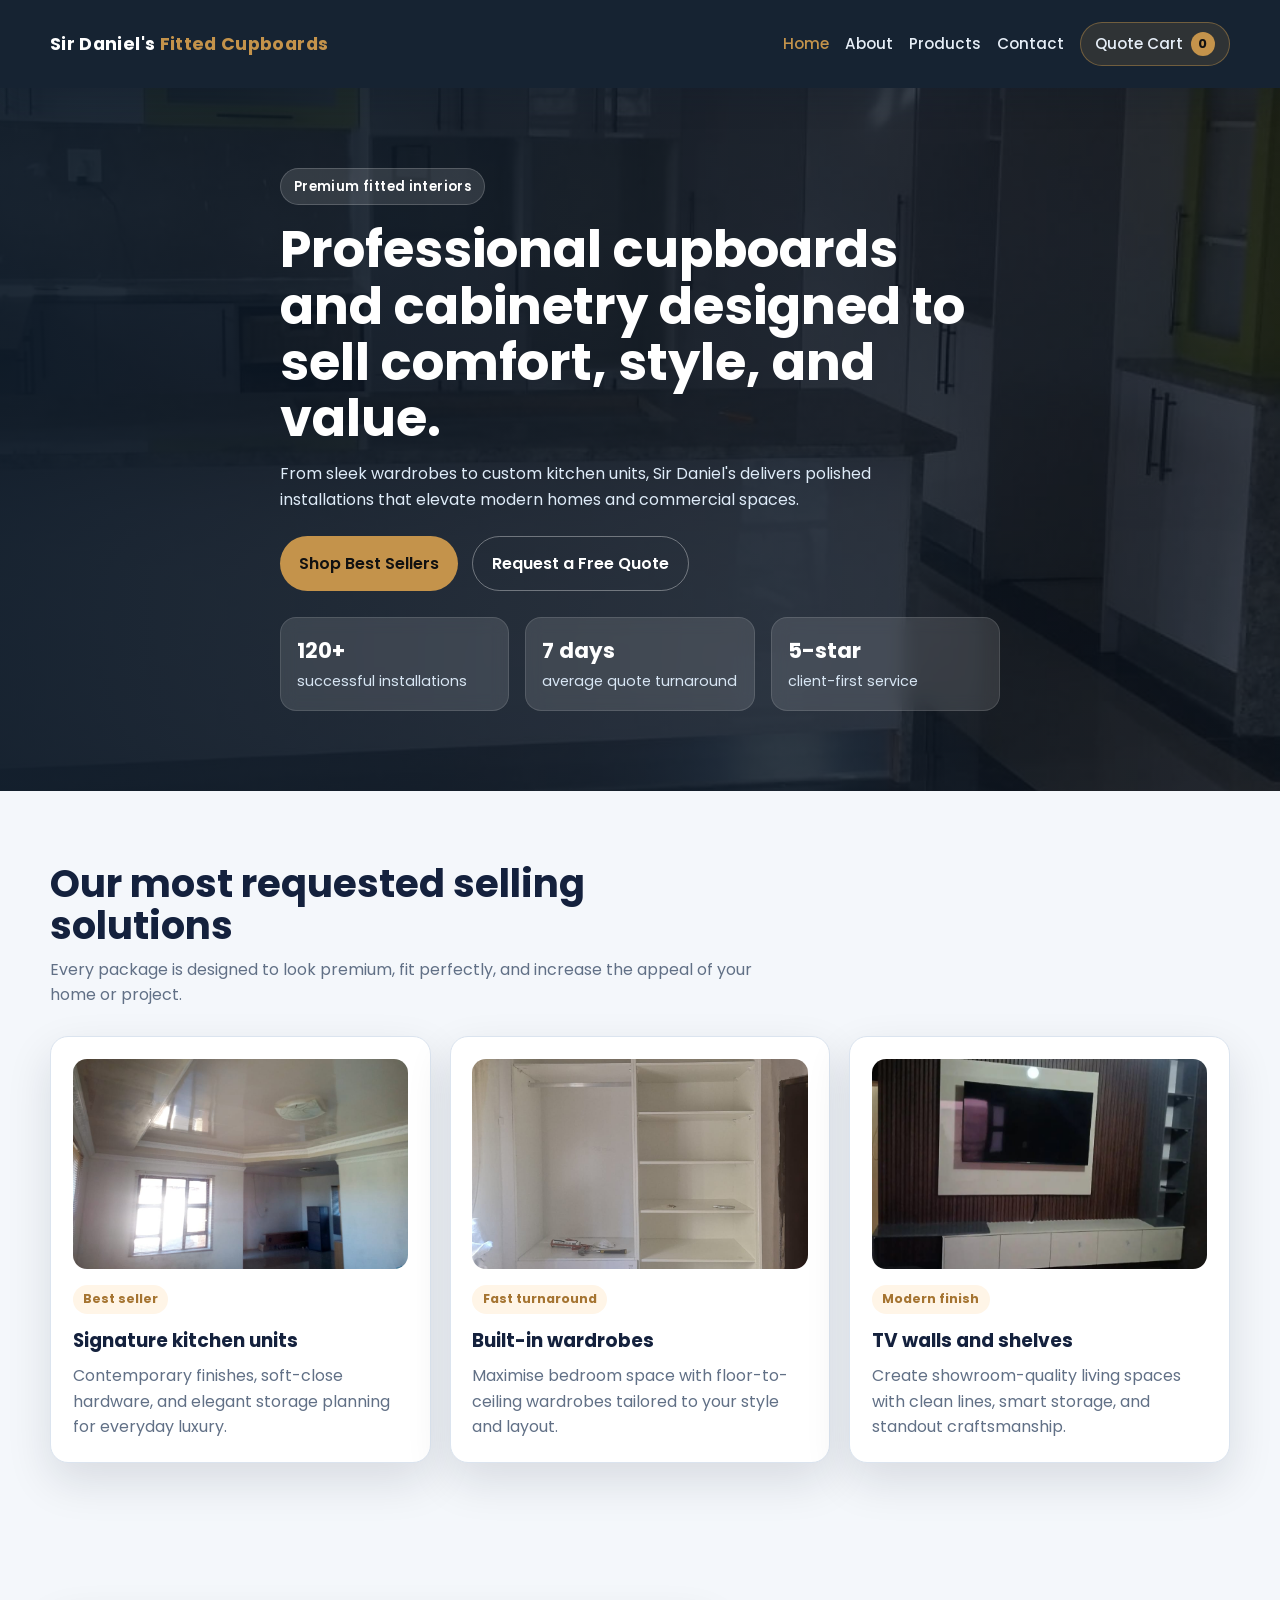
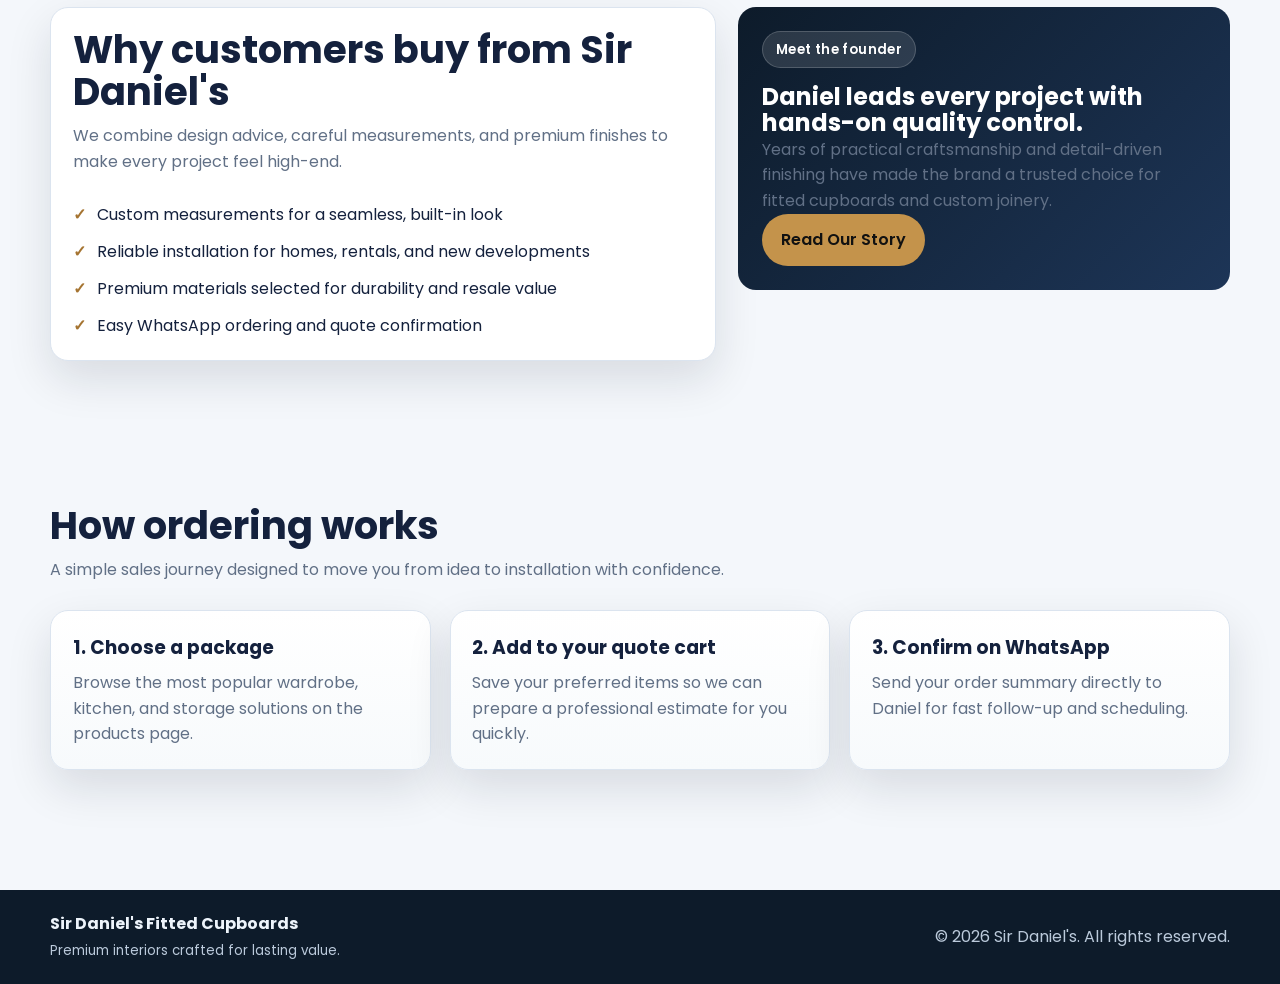
<file: index.html>
<!DOCTYPE html>
<html lang="en">
<head>
  <meta charset="UTF-8">
  <meta name="viewport" content="width=device-width, initial-scale=1.0">
  <title>Sir Daniel's Fitted Cupboards | Premium Built-In Solutions</title>
  <link rel="preconnect" href="https://fonts.googleapis.com">
  <link rel="preconnect" href="https://fonts.gstatic.com" crossorigin>
  <link href="https://fonts.googleapis.com/css2?family=Poppins:wght@300;400;500;600;700&display=swap" rel="stylesheet">
  <link rel="stylesheet" href="css/styles.css">
</head>
<body>
  <header class="site-header">
    <div class="container nav-inner">
      <a class="brand" href="index.html">Sir Daniel's <span>Fitted Cupboards</span></a>
      <nav class="nav-links">
        <a href="index.html" class="active">Home</a>
        <a href="about.html">About</a>
        <a href="products.html">Products</a>
        <a href="contact.html">Contact</a>
        <a href="cart.html" class="cart-pill">Quote Cart <span id="cart-count">0</span></a>
      </nav>
    </div>
  </header>

  <section class="hero">
    <div class="hero-slides">
      <div class="slide active"><img src="images/img1.jpeg" alt="Luxury fitted cupboards in a modern bedroom"></div>
      <div class="slide"><img src="images/img2.jpeg" alt="Custom wardrobe installation"></div>
      <div class="slide"><img src="images/img3.jpeg" alt="Premium built-in cabinetry"></div>
    </div>
    <div class="hero-overlay"></div>

    <div class="container hero-content">
      <span class="eyebrow">Premium fitted interiors</span>
      <h1>Professional cupboards and cabinetry designed to sell comfort, style, and value.</h1>
      <p>From sleek wardrobes to custom kitchen units, Sir Daniel's delivers polished installations that elevate modern homes and commercial spaces.</p>
      <div class="hero-actions">
        <a href="products.html" class="btn btn-primary">Shop Best Sellers</a>
        <a href="contact.html" class="btn btn-secondary">Request a Free Quote</a>
      </div>

      <div class="metric-row">
        <div class="metric-card">
          <strong>120+</strong>
          <span>successful installations</span>
        </div>
        <div class="metric-card">
          <strong>7 days</strong>
          <span>average quote turnaround</span>
        </div>
        <div class="metric-card">
          <strong>5-star</strong>
          <span>client-first service</span>
        </div>
      </div>
    </div>
  </section>

  <section class="section">
    <div class="container">
      <div class="section-heading">
        <h2>Our most requested selling solutions</h2>
        <p>Every package is designed to look premium, fit perfectly, and increase the appeal of your home or project.</p>
      </div>

      <div class="card-grid">
        <article class="info-card">
          <img src="images/img7.jpeg" alt="Bespoke kitchen cupboards">
          <span class="badge">Best seller</span>
          <h3>Signature kitchen units</h3>
          <p>Contemporary finishes, soft-close hardware, and elegant storage planning for everyday luxury.</p>
        </article>

        <article class="info-card">
          <img src="images/img8.jpeg" alt="Wardrobe installation">
          <span class="badge">Fast turnaround</span>
          <h3>Built-in wardrobes</h3>
          <p>Maximise bedroom space with floor-to-ceiling wardrobes tailored to your style and layout.</p>
        </article>

        <article class="info-card">
          <img src="images/img 23.jpeg" alt="TV wall unit and shelves">
          <span class="badge">Modern finish</span>
          <h3>TV walls and shelves</h3>
          <p>Create showroom-quality living spaces with clean lines, smart storage, and standout craftsmanship.</p>
        </article>
      </div>
    </div>
  </section>

  <section class="section">
    <div class="container split-layout">
      <div class="feature-panel">
        <div class="section-heading">
          <h2>Why customers buy from Sir Daniel's</h2>
          <p>We combine design advice, careful measurements, and premium finishes to make every project feel high-end.</p>
        </div>
        <ul class="check-list">
          <li>Custom measurements for a seamless, built-in look</li>
          <li>Reliable installation for homes, rentals, and new developments</li>
          <li>Premium materials selected for durability and resale value</li>
          <li>Easy WhatsApp ordering and quote confirmation</li>
        </ul>
      </div>

      <div class="cta-banner">
        <span class="eyebrow">Meet the founder</span>
        <h2>Daniel leads every project with hands-on quality control.</h2>
        <p class="lead">Years of practical craftsmanship and detail-driven finishing have made the brand a trusted choice for fitted cupboards and custom joinery.</p>
        <a href="about.html" class="btn btn-primary">Read Our Story</a>
      </div>
    </div>
  </section>

  <section class="section">
    <div class="container">
      <div class="section-heading">
        <h2>How ordering works</h2>
        <p>A simple sales journey designed to move you from idea to installation with confidence.</p>
      </div>

      <div class="highlights-grid">
        <div class="value-card">
          <h3>1. Choose a package</h3>
          <p>Browse the most popular wardrobe, kitchen, and storage solutions on the products page.</p>
        </div>
        <div class="value-card">
          <h3>2. Add to your quote cart</h3>
          <p>Save your preferred items so we can prepare a professional estimate for you quickly.</p>
        </div>
        <div class="value-card">
          <h3>3. Confirm on WhatsApp</h3>
          <p>Send your order summary directly to Daniel for fast follow-up and scheduling.</p>
        </div>
      </div>
    </div>
  </section>

  <footer class="site-footer">
    <div class="container footer-inner">
      <div>
        <strong>Sir Daniel's Fitted Cupboards</strong><br>
        <small>Premium interiors crafted for lasting value.</small>
      </div>
      <p>© 2026 Sir Daniel's. All rights reserved.</p>
    </div>
  </footer>

  <script src="js/home.js"></script>
  <script src="js/cart.js"></script>
</body>
</html>
</file>
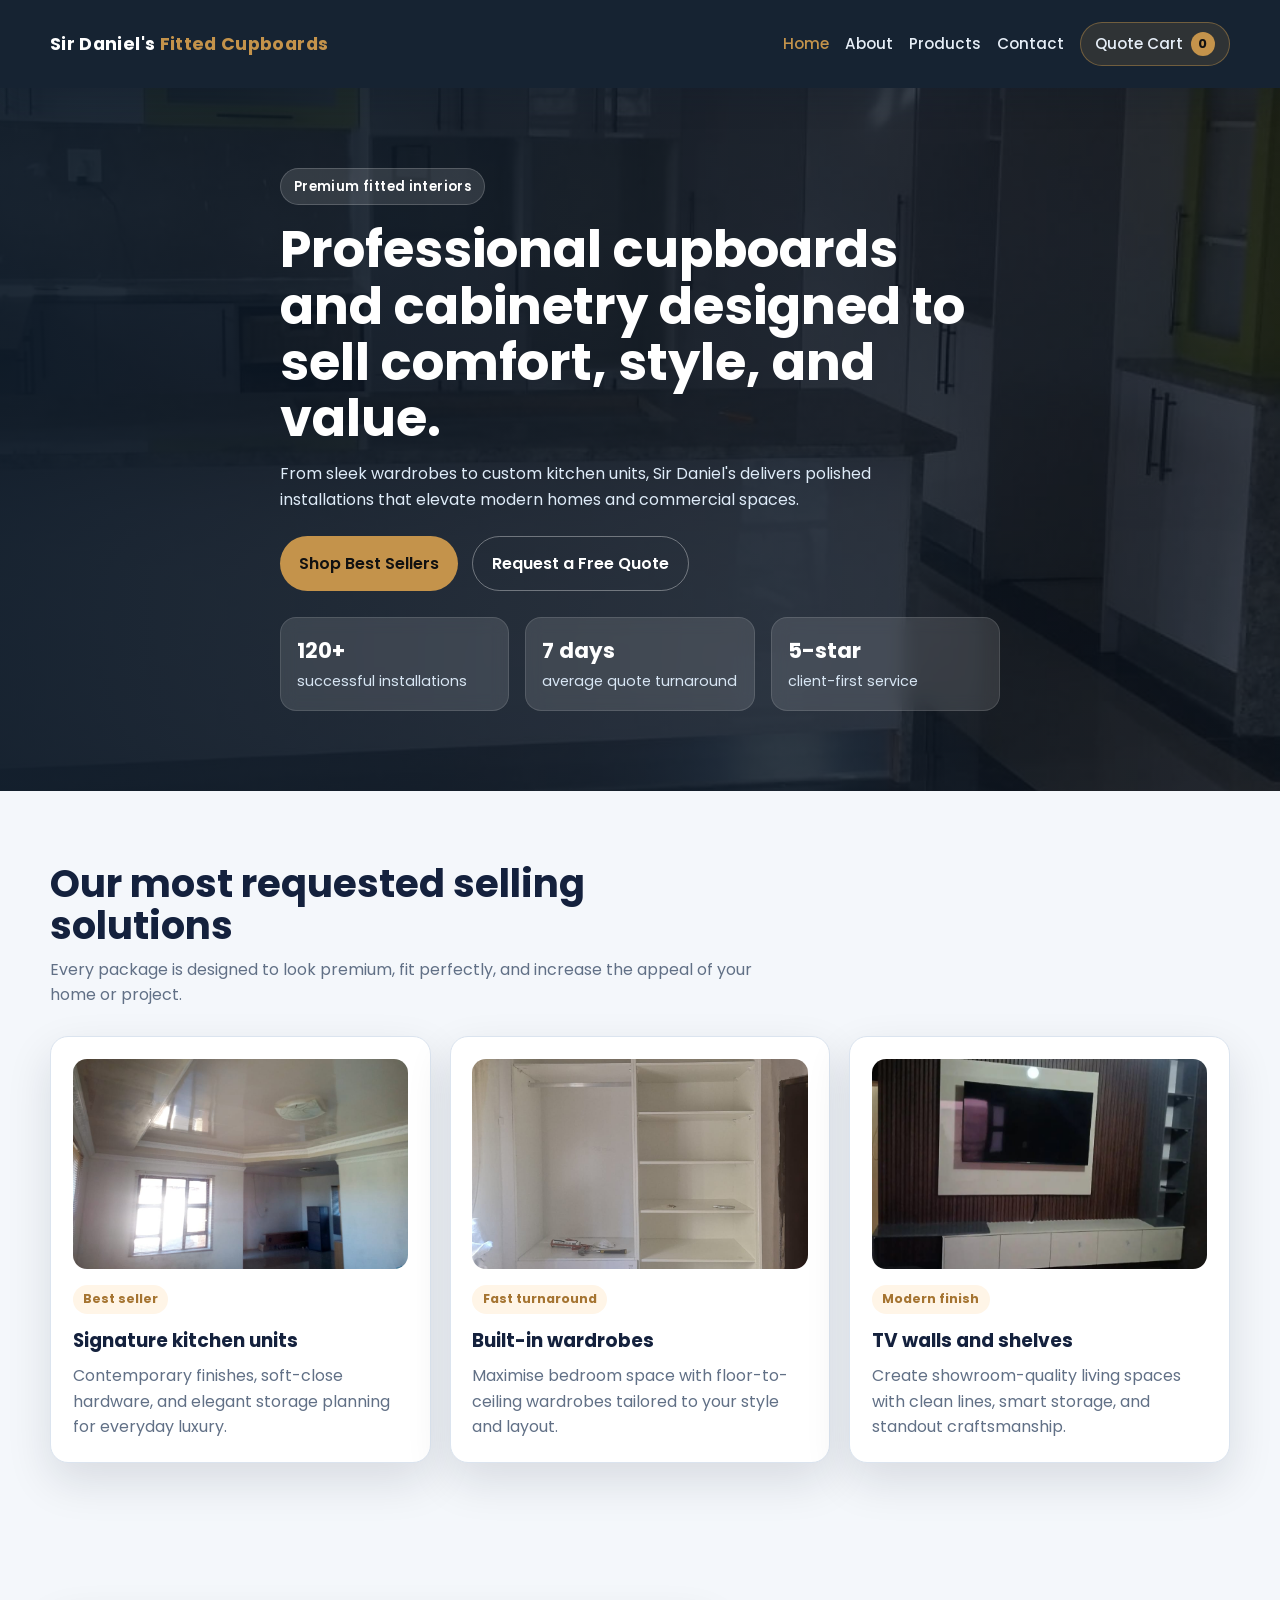
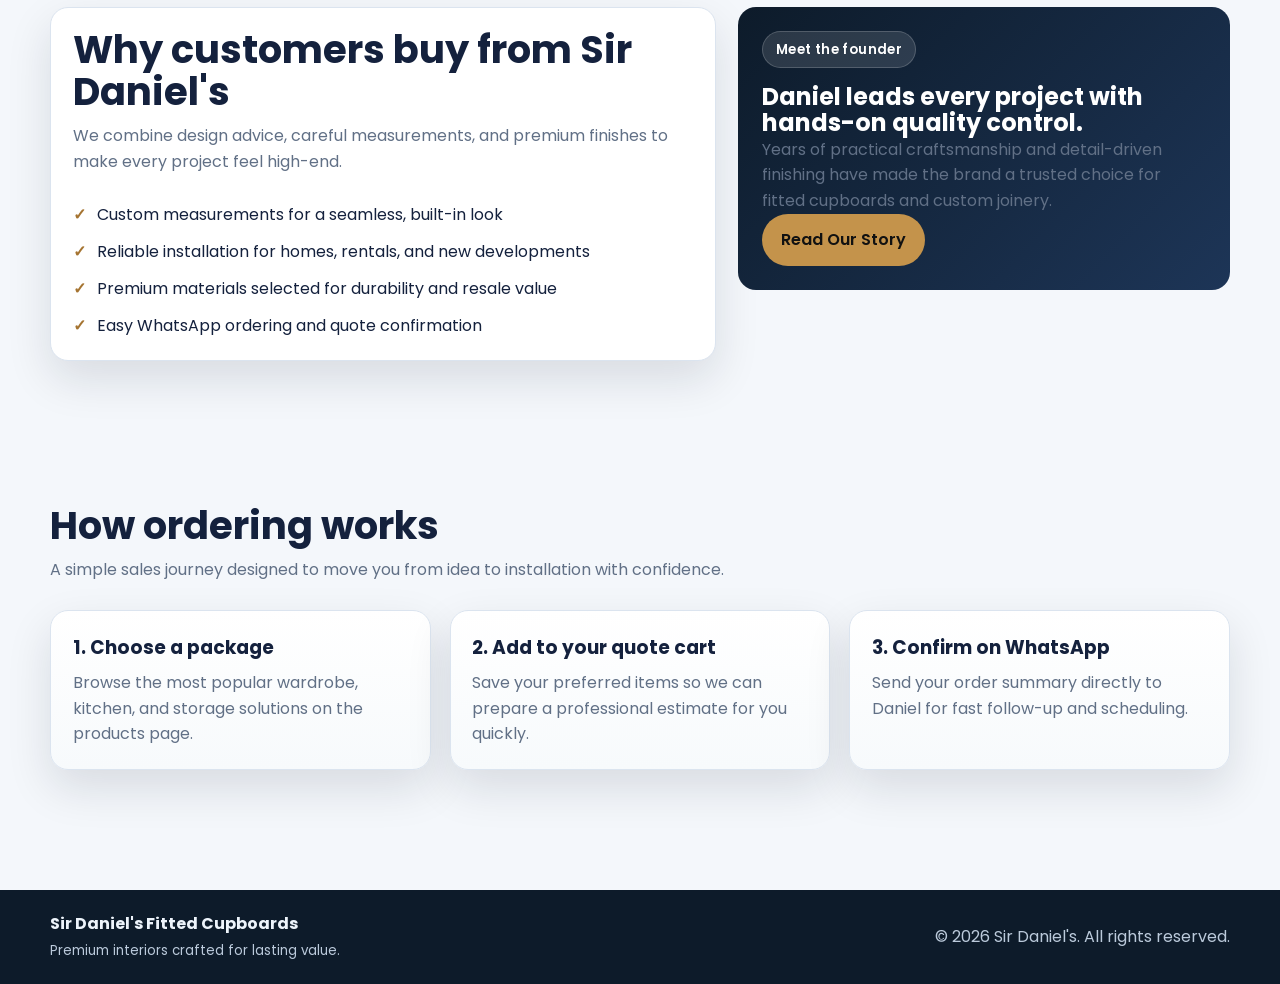
<file: sir-daniel/index.html>
<!DOCTYPE html>
<html lang="en">
<head>
  <meta charset="UTF-8">
  <meta name="viewport" content="width=device-width, initial-scale=1.0">
  <title>Sir Daniel's Fitted Cupboards | Premium Built-In Solutions</title>
  <link rel="preconnect" href="https://fonts.googleapis.com">
  <link rel="preconnect" href="https://fonts.gstatic.com" crossorigin>
  <link href="https://fonts.googleapis.com/css2?family=Poppins:wght@300;400;500;600;700&display=swap" rel="stylesheet">
  <link rel="stylesheet" href="../css/styles.css">
</head>
<body>
  <header class="site-header">
    <div class="container nav-inner">
      <a class="brand" href="index.html">Sir Daniel's <span>Fitted Cupboards</span></a>
      <nav class="nav-links">
        <a href="index.html" class="active">Home</a>
        <a href="about.html">About</a>
        <a href="products.html">Products</a>
        <a href="contact.html">Contact</a>
        <a href="cart.html" class="cart-pill">Quote Cart <span id="cart-count">0</span></a>
      </nav>
    </div>
  </header>

  <section class="hero">
    <div class="hero-slides">
      <div class="slide active"><img src="../images/img1.jpeg" alt="Luxury fitted cupboards in a modern bedroom"></div>
      <div class="slide"><img src="../images/img2.jpeg" alt="Custom wardrobe installation"></div>
      <div class="slide"><img src="../images/img3.jpeg" alt="Premium built-in cabinetry"></div>
    </div>
    <div class="hero-overlay"></div>

    <div class="container hero-content">
      <span class="eyebrow">Premium fitted interiors</span>
      <h1>Professional cupboards and cabinetry designed to sell comfort, style, and value.</h1>
      <p>From sleek wardrobes to custom kitchen units, Sir Daniel's delivers polished installations that elevate modern homes and commercial spaces.</p>
      <div class="hero-actions">
        <a href="products.html" class="btn btn-primary">Shop Best Sellers</a>
        <a href="contact.html" class="btn btn-secondary">Request a Free Quote</a>
      </div>

      <div class="metric-row">
        <div class="metric-card">
          <strong>120+</strong>
          <span>successful installations</span>
        </div>
        <div class="metric-card">
          <strong>7 days</strong>
          <span>average quote turnaround</span>
        </div>
        <div class="metric-card">
          <strong>5-star</strong>
          <span>client-first service</span>
        </div>
      </div>
    </div>
  </section>

  <section class="section">
    <div class="container">
      <div class="section-heading">
        <h2>Our most requested selling solutions</h2>
        <p>Every package is designed to look premium, fit perfectly, and increase the appeal of your home or project.</p>
      </div>

      <div class="card-grid">
        <article class="info-card">
          <img src="../images/img7.jpeg" alt="Bespoke kitchen cupboards">
          <span class="badge">Best seller</span>
          <h3>Signature kitchen units</h3>
          <p>Contemporary finishes, soft-close hardware, and elegant storage planning for everyday luxury.</p>
        </article>

        <article class="info-card">
          <img src="../images/img8.jpeg" alt="Wardrobe installation">
          <span class="badge">Fast turnaround</span>
          <h3>Built-in wardrobes</h3>
          <p>Maximise bedroom space with floor-to-ceiling wardrobes tailored to your style and layout.</p>
        </article>

        <article class="info-card">
          <img src="../images/img 23.jpeg" alt="TV wall unit and shelves">
          <span class="badge">Modern finish</span>
          <h3>TV walls and shelves</h3>
          <p>Create showroom-quality living spaces with clean lines, smart storage, and standout craftsmanship.</p>
        </article>
      </div>
    </div>
  </section>

  <section class="section">
    <div class="container split-layout">
      <div class="feature-panel">
        <div class="section-heading">
          <h2>Why customers buy from Sir Daniel's</h2>
          <p>We combine design advice, careful measurements, and premium finishes to make every project feel high-end.</p>
        </div>
        <ul class="check-list">
          <li>Custom measurements for a seamless, built-in look</li>
          <li>Reliable installation for homes, rentals, and new developments</li>
          <li>Premium materials selected for durability and resale value</li>
          <li>Easy WhatsApp ordering and quote confirmation</li>
        </ul>
      </div>

      <div class="cta-banner">
        <span class="eyebrow">Meet the founder</span>
        <h2>Daniel leads every project with hands-on quality control.</h2>
        <p class="lead">Years of practical craftsmanship and detail-driven finishing have made the brand a trusted choice for fitted cupboards and custom joinery.</p>
        <a href="about.html" class="btn btn-primary">Read Our Story</a>
      </div>
    </div>
  </section>

  <section class="section">
    <div class="container">
      <div class="section-heading">
        <h2>How ordering works</h2>
        <p>A simple sales journey designed to move you from idea to installation with confidence.</p>
      </div>

      <div class="highlights-grid">
        <div class="value-card">
          <h3>1. Choose a package</h3>
          <p>Browse the most popular wardrobe, kitchen, and storage solutions on the products page.</p>
        </div>
        <div class="value-card">
          <h3>2. Add to your quote cart</h3>
          <p>Save your preferred items so we can prepare a professional estimate for you quickly.</p>
        </div>
        <div class="value-card">
          <h3>3. Confirm on WhatsApp</h3>
          <p>Send your order summary directly to Daniel for fast follow-up and scheduling.</p>
        </div>
      </div>
    </div>
  </section>

  <footer class="site-footer">
    <div class="container footer-inner">
      <div>
        <strong>Sir Daniel's Fitted Cupboards</strong><br>
        <small>Premium interiors crafted for lasting value.</small>
      </div>
      <p>© 2026 Sir Daniel's. All rights reserved.</p>
    </div>
  </footer>

  <script src="../js/home.js"></script>
  <script src="../js/cart.js"></script>
</body>
</html>
</file>
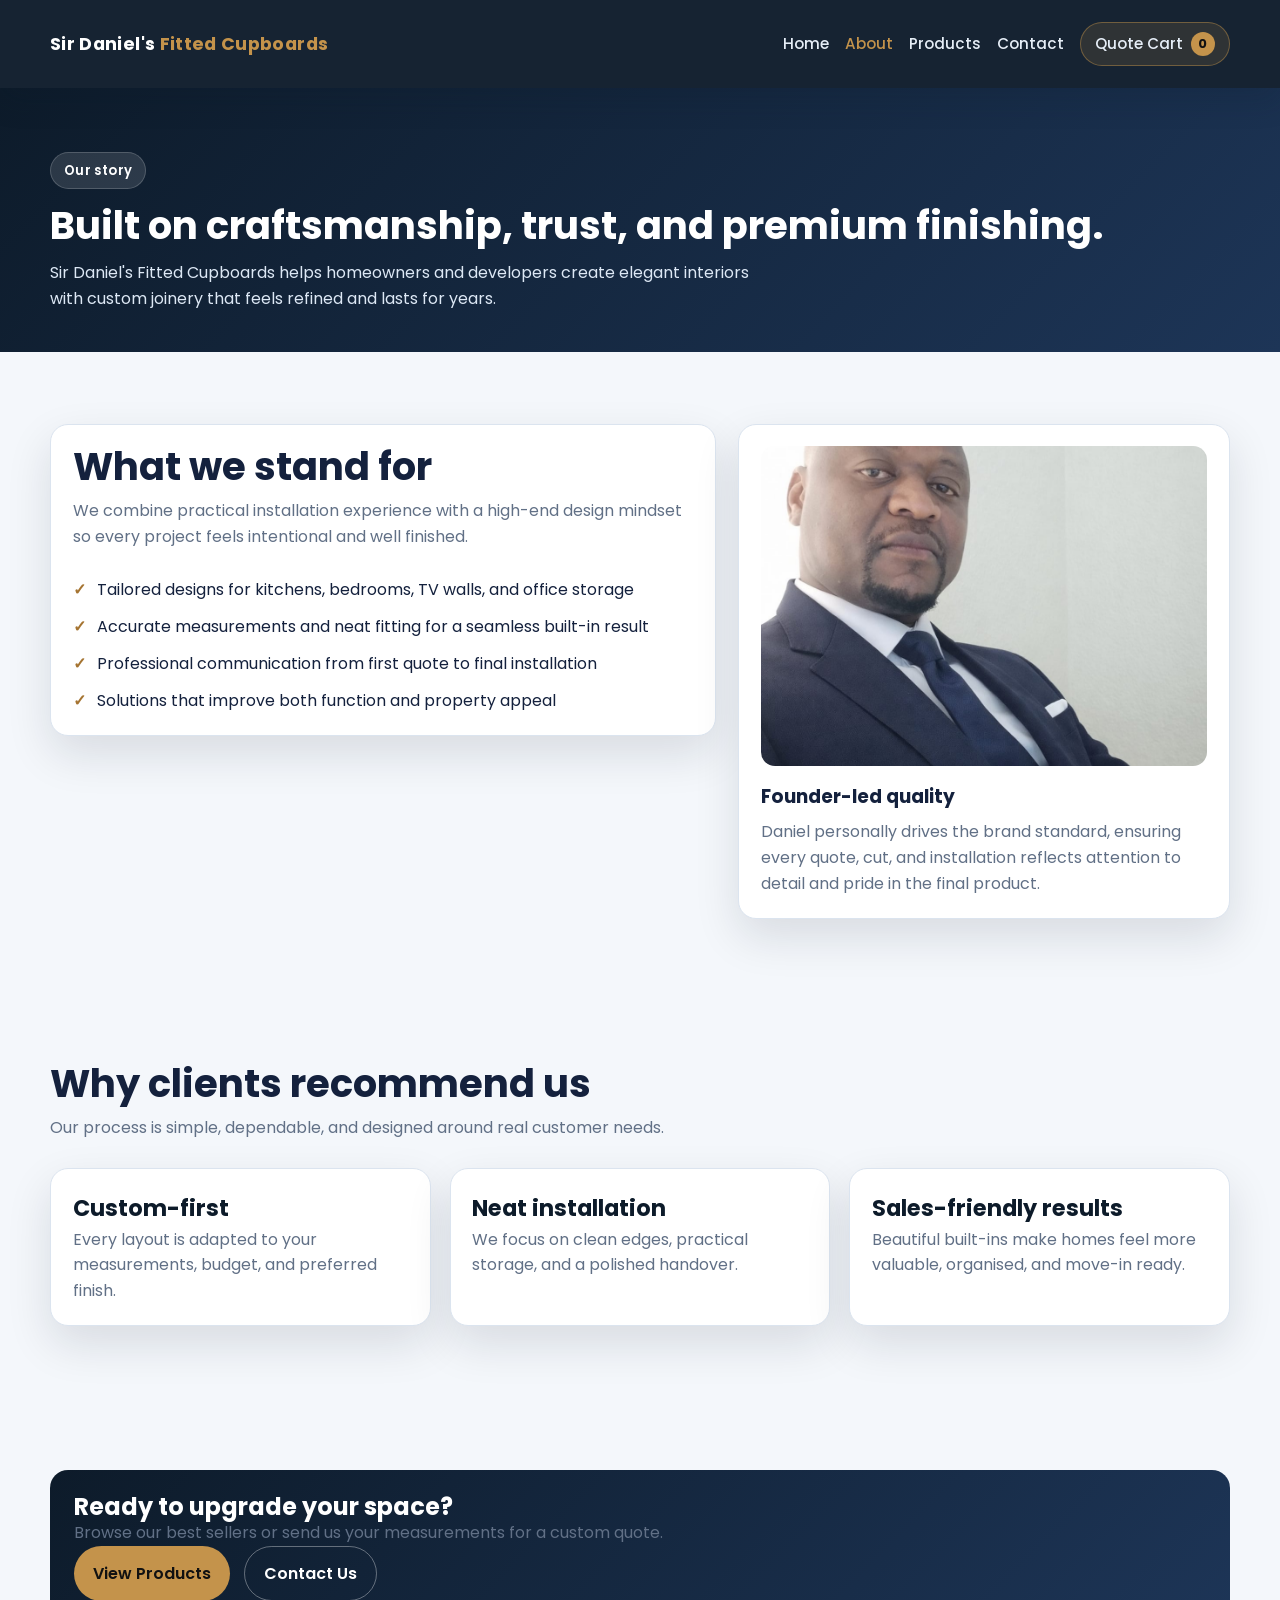
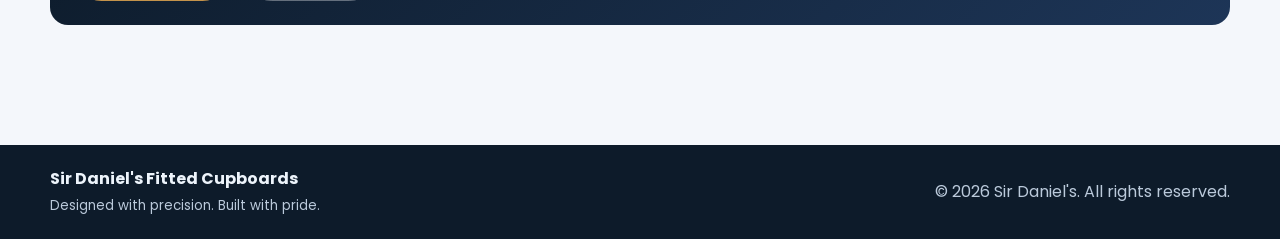
<file: about.html>
<!DOCTYPE html>
<html lang="en">
<head>
  <meta charset="UTF-8">
  <meta name="viewport" content="width=device-width, initial-scale=1.0">
  <title>About | Sir Daniel's Fitted Cupboards</title>
  <link rel="preconnect" href="https://fonts.googleapis.com">
  <link rel="preconnect" href="https://fonts.gstatic.com" crossorigin>
  <link href="https://fonts.googleapis.com/css2?family=Poppins:wght@300;400;500;600;700&display=swap" rel="stylesheet">
  <link rel="stylesheet" href="css/styles.css">
</head>
<body>
  <header class="site-header">
    <div class="container nav-inner">
      <a class="brand" href="index.html">Sir Daniel's <span>Fitted Cupboards</span></a>
      <nav class="nav-links">
        <a href="index.html">Home</a>
        <a href="about.html" class="active">About</a>
        <a href="products.html">Products</a>
        <a href="contact.html">Contact</a>
        <a href="cart.html" class="cart-pill">Quote Cart <span id="cart-count">0</span></a>
      </nav>
    </div>
  </header>

  <section class="page-hero">
    <div class="container">
      <span class="eyebrow">Our story</span>
      <h1>Built on craftsmanship, trust, and premium finishing.</h1>
      <p>Sir Daniel's Fitted Cupboards helps homeowners and developers create elegant interiors with custom joinery that feels refined and lasts for years.</p>
    </div>
  </section>

  <section class="section">
    <div class="container about-layout">
      <div class="feature-panel">
        <div class="section-heading">
          <h2>What we stand for</h2>
          <p>We combine practical installation experience with a high-end design mindset so every project feels intentional and well finished.</p>
        </div>
        <ul class="check-list">
          <li>Tailored designs for kitchens, bedrooms, TV walls, and office storage</li>
          <li>Accurate measurements and neat fitting for a seamless built-in result</li>
          <li>Professional communication from first quote to final installation</li>
          <li>Solutions that improve both function and property appeal</li>
        </ul>
      </div>

      <div class="feature-panel">
        <img src="images/daniel.jpeg" alt="Sir Daniel founder portrait" style="height: 320px; object-fit: cover; border-radius: 14px; margin-bottom: 1rem;">
        <h3>Founder-led quality</h3>
        <p class="lead">Daniel personally drives the brand standard, ensuring every quote, cut, and installation reflects attention to detail and pride in the final product.</p>
      </div>
    </div>
  </section>

  <section class="section">
    <div class="container">
      <div class="section-heading">
        <h2>Why clients recommend us</h2>
        <p>Our process is simple, dependable, and designed around real customer needs.</p>
      </div>

      <div class="stat-grid">
        <div class="value-card">
          <strong>Custom-first</strong>
          <p>Every layout is adapted to your measurements, budget, and preferred finish.</p>
        </div>
        <div class="value-card">
          <strong>Neat installation</strong>
          <p>We focus on clean edges, practical storage, and a polished handover.</p>
        </div>
        <div class="value-card">
          <strong>Sales-friendly results</strong>
          <p>Beautiful built-ins make homes feel more valuable, organised, and move-in ready.</p>
        </div>
      </div>
    </div>
  </section>

  <section class="section">
    <div class="container cta-banner">
      <h2>Ready to upgrade your space?</h2>
      <p class="lead">Browse our best sellers or send us your measurements for a custom quote.</p>
      <div class="hero-actions">
        <a href="products.html" class="btn btn-primary">View Products</a>
        <a href="contact.html" class="btn btn-secondary">Contact Us</a>
      </div>
    </div>
  </section>

  <footer class="site-footer">
    <div class="container footer-inner">
      <div>
        <strong>Sir Daniel's Fitted Cupboards</strong><br>
        <small>Designed with precision. Built with pride.</small>
      </div>
      <p>© 2026 Sir Daniel's. All rights reserved.</p>
    </div>
  </footer>

  <script src="js/cart.js"></script>
</body>
</html>
</file>
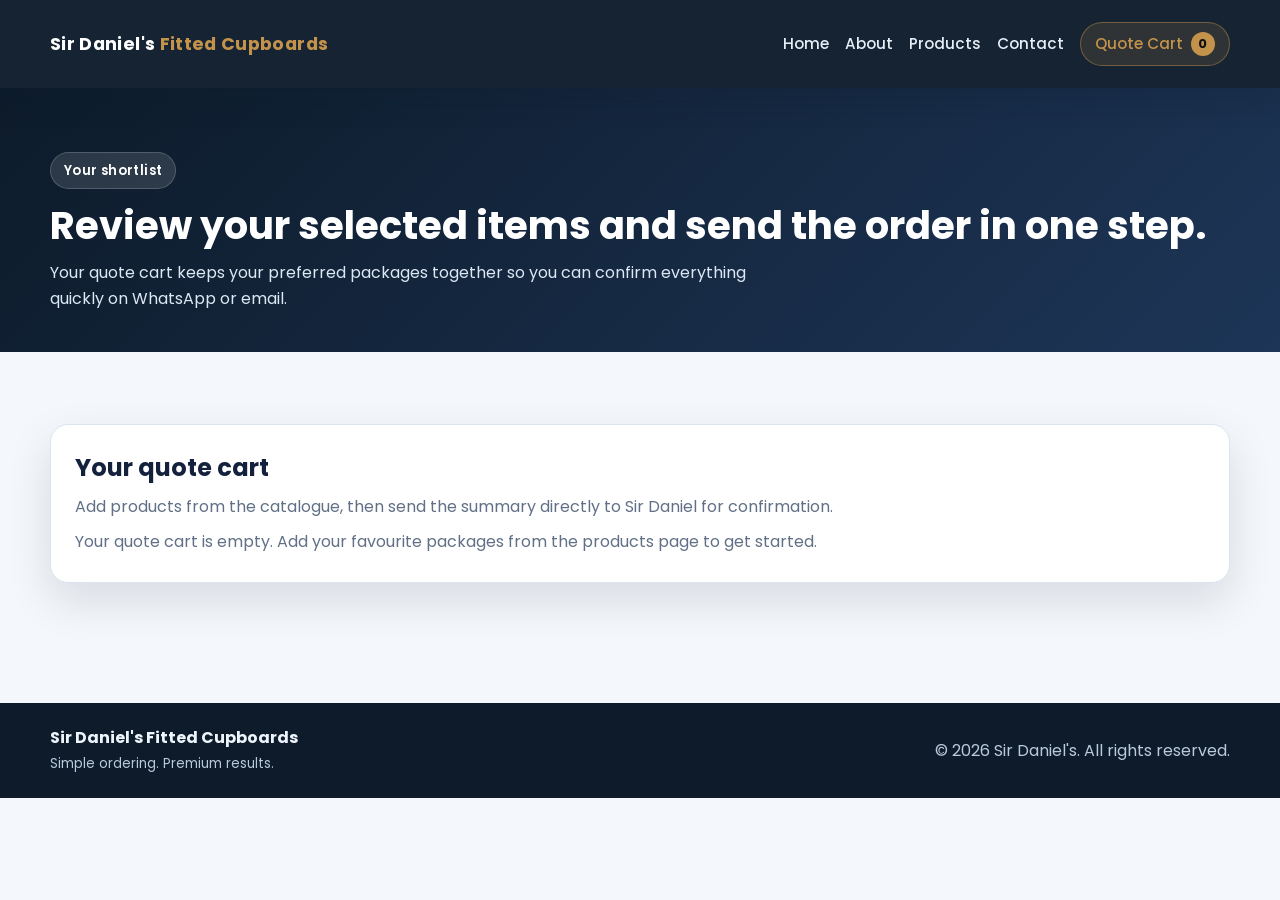
<file: cart.html>
<!DOCTYPE html>
<html lang="en">
<head>
  <meta charset="UTF-8">
  <meta name="viewport" content="width=device-width, initial-scale=1.0">
  <title>Quote Cart | Sir Daniel's Fitted Cupboards</title>
  <link rel="preconnect" href="https://fonts.googleapis.com">
  <link rel="preconnect" href="https://fonts.gstatic.com" crossorigin>
  <link href="https://fonts.googleapis.com/css2?family=Poppins:wght@300;400;500;600;700&display=swap" rel="stylesheet">
  <link rel="stylesheet" href="css/styles.css">
</head>
<body>
  <header class="site-header">
    <div class="container nav-inner">
      <a class="brand" href="index.html">Sir Daniel's <span>Fitted Cupboards</span></a>
      <nav class="nav-links">
        <a href="index.html">Home</a>
        <a href="about.html">About</a>
        <a href="products.html">Products</a>
        <a href="contact.html">Contact</a>
        <a href="cart.html" class="cart-pill active">Quote Cart <span id="cart-count">0</span></a>
      </nav>
    </div>
  </header>

  <section class="page-hero">
    <div class="container">
      <span class="eyebrow">Your shortlist</span>
      <h1>Review your selected items and send the order in one step.</h1>
      <p>Your quote cart keeps your preferred packages together so you can confirm everything quickly on WhatsApp or email.</p>
    </div>
  </section>

  <section class="section">
    <div class="container">
      <div class="cart-panel">
        <h2>Your quote cart</h2>
        <p class="lead">Add products from the catalogue, then send the summary directly to Sir Daniel for confirmation.</p>
        <div id="cart-items"></div>
      </div>
    </div>
  </section>

  <footer class="site-footer">
    <div class="container footer-inner">
      <div>
        <strong>Sir Daniel's Fitted Cupboards</strong><br>
        <small>Simple ordering. Premium results.</small>
      </div>
      <p>© 2026 Sir Daniel's. All rights reserved.</p>
    </div>
  </footer>

  <script src="js/cart.js"></script>
</body>
</html>
</file>
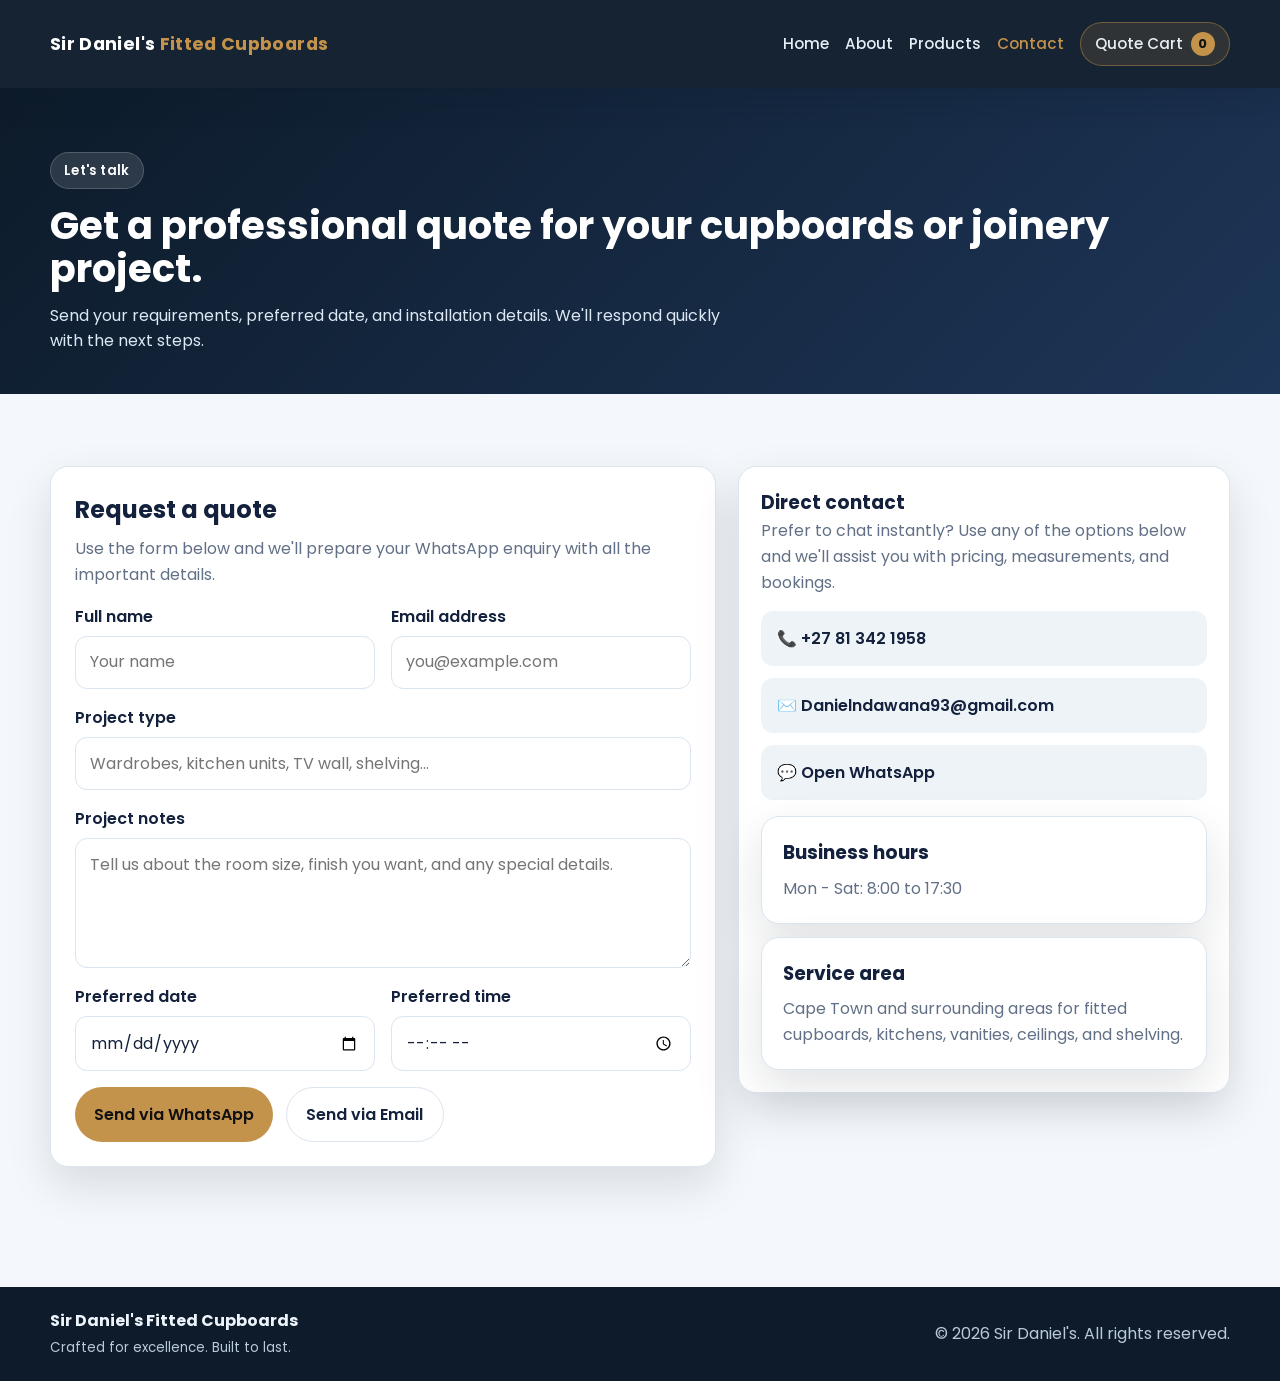
<file: contact.html>
<!DOCTYPE html>
<html lang="en">
<head>
  <meta charset="UTF-8">
  <meta name="viewport" content="width=device-width, initial-scale=1.0">
  <title>Contact | Sir Daniel's Fitted Cupboards</title>
  <link rel="preconnect" href="https://fonts.googleapis.com">
  <link rel="preconnect" href="https://fonts.gstatic.com" crossorigin>
  <link href="https://fonts.googleapis.com/css2?family=Poppins:wght@300;400;500;600;700&display=swap" rel="stylesheet">
  <link rel="stylesheet" href="css/styles.css">
</head>
<body>
  <header class="site-header">
    <div class="container nav-inner">
      <a class="brand" href="index.html">Sir Daniel's <span>Fitted Cupboards</span></a>
      <nav class="nav-links">
        <a href="index.html">Home</a>
        <a href="about.html">About</a>
        <a href="products.html">Products</a>
        <a href="contact.html" class="active">Contact</a>
        <a href="cart.html" class="cart-pill">Quote Cart <span id="cart-count">0</span></a>
      </nav>
    </div>
  </header>

  <section class="page-hero">
    <div class="container">
      <span class="eyebrow">Let's talk</span>
      <h1>Get a professional quote for your cupboards or joinery project.</h1>
      <p>Send your requirements, preferred date, and installation details. We'll respond quickly with the next steps.</p>
    </div>
  </section>

  <section class="section">
    <div class="container contact-layout">
      <div class="contact-card">
        <h2>Request a quote</h2>
        <p class="lead">Use the form below and we'll prepare your WhatsApp enquiry with all the important details.</p>

        <form id="contact-form" class="form-grid">
          <div class="form-group">
            <label for="name">Full name</label>
            <input type="text" id="name" placeholder="Your name">
          </div>

          <div class="form-group">
            <label for="email">Email address</label>
            <input type="email" id="email" placeholder="you@example.com">
          </div>

          <div class="form-group full">
            <label for="subject">Project type</label>
            <input type="text" id="subject" placeholder="Wardrobes, kitchen units, TV wall, shelving...">
          </div>

          <div class="form-group full">
            <label for="message">Project notes</label>
            <textarea id="message" placeholder="Tell us about the room size, finish you want, and any special details."></textarea>
          </div>

          <div class="form-group">
            <label for="date">Preferred date</label>
            <input type="date" id="date">
          </div>

          <div class="form-group">
            <label for="time">Preferred time</label>
            <input type="time" id="time">
          </div>

          <div class="form-group full">
            <div class="button-group">
              <button type="button" class="btn btn-primary" onclick="sendMessage()">Send via WhatsApp</button>
              <button type="button" class="btn btn-outline" onclick="sendEmail()">Send via Email</button>
            </div>
            <p id="contact-response" class="message" aria-live="polite"></p>
          </div>
        </form>
      </div>

      <aside class="contact-side-card">
        <h3>Direct contact</h3>
        <p>Prefer to chat instantly? Use any of the options below and we'll assist you with pricing, measurements, and bookings.</p>

        <div class="quick-links">
          <a class="contact-link" href="tel:+27813421958">📞 +27 81 342 1958</a>
          <a class="contact-link" href="mailto:Danielndawana93@gmail.com">✉️ Danielndawana93@gmail.com</a>
          <a class="contact-link" href="https://wa.me/27813421958" target="_blank" rel="noopener noreferrer">💬 Open WhatsApp</a>
        </div>

        <div class="quick-links">
          <div class="value-card">
            <h3>Business hours</h3>
            <p>Mon - Sat: 8:00 to 17:30</p>
          </div>
          <div class="value-card">
            <h3>Service area</h3>
            <p>Cape Town and surrounding areas for fitted cupboards, kitchens, vanities, ceilings, and shelving.</p>
          </div>
        </div>
      </aside>
    </div>
  </section>

  <footer class="site-footer">
    <div class="container footer-inner">
      <div>
        <strong>Sir Daniel's Fitted Cupboards</strong><br>
        <small>Crafted for excellence. Built to last.</small>
      </div>
      <p>© 2026 Sir Daniel's. All rights reserved.</p>
    </div>
  </footer>

  <script src="js/contact.js"></script>
  <script src="js/cart.js"></script>
</body>
</html>
</file>
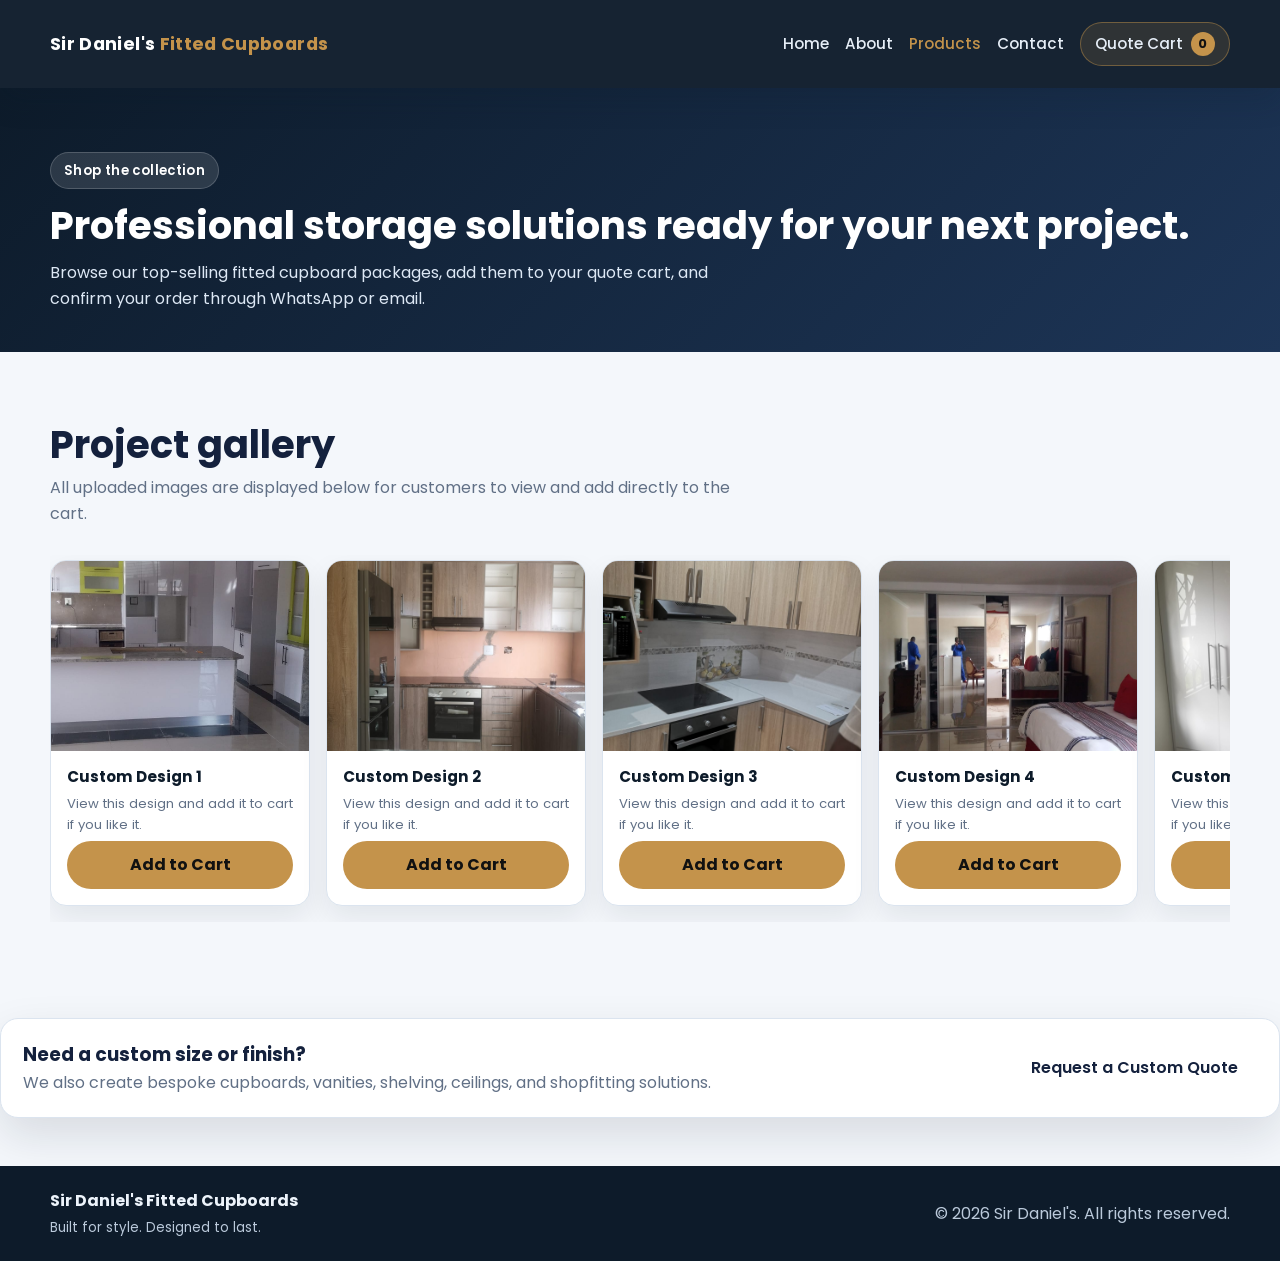
<file: products.html>
<!DOCTYPE html>
<html lang="en">
<head>
  <meta charset="UTF-8">
  <meta name="viewport" content="width=device-width, initial-scale=1.0">
  <title>Products | Sir Daniel's Fitted Cupboards</title>
  <link rel="preconnect" href="https://fonts.googleapis.com">
  <link rel="preconnect" href="https://fonts.gstatic.com" crossorigin>
  <link href="https://fonts.googleapis.com/css2?family=Poppins:wght@300;400;500;600;700&display=swap" rel="stylesheet">
  <link rel="stylesheet" href="css/styles.css">
</head>
<body>
  <header class="site-header">
    <div class="container nav-inner">
      <a class="brand" href="index.html">Sir Daniel's <span>Fitted Cupboards</span></a>
      <nav class="nav-links">
        <a href="index.html">Home</a>
        <a href="about.html">About</a>
        <a href="products.html" class="active">Products</a>
        <a href="contact.html">Contact</a>
        <a href="cart.html" class="cart-pill">Quote Cart <span id="cart-count">0</span></a>
      </nav>
    </div>
  </header>

  <section class="page-hero">
    <div class="container">
      <span class="eyebrow">Shop the collection</span>
      <h1>Professional storage solutions ready for your next project.</h1>
      <p>Browse our top-selling fitted cupboard packages, add them to your quote cart, and confirm your order through WhatsApp or email.</p>
    </div>
  </section>

  <section class="section">
    <div class="container">
      <div class="section-heading">
        <h2>Project gallery</h2>
        <p>All uploaded images are displayed below for customers to view and add directly to the cart.</p>
      </div>

      <div id="folder-gallery" class="horizontal-gallery" aria-label="Project image gallery"></div>
    </div>
  </section>

  

      

      
      <div class="quote-banner">
        <div>
          <h3>Need a custom size or finish?</h3>
          <p class="lead">We also create bespoke cupboards, vanities, shelving, ceilings, and shopfitting solutions.</p>
        </div>
        <a href="contact.html" class="btn btn-dark">Request a Custom Quote</a>
      </div>
    </div>
  </section>

  <footer class="site-footer">
    <div class="container footer-inner">
      <div>
        <strong>Sir Daniel's Fitted Cupboards</strong><br>
        <small>Built for style. Designed to last.</small>
      </div>
      <p>© 2026 Sir Daniel's. All rights reserved.</p>
    </div>
  </footer>

  <script src="js/products.js"></script>
  <script src="js/cart.js"></script>
</body>
</html>
</file>
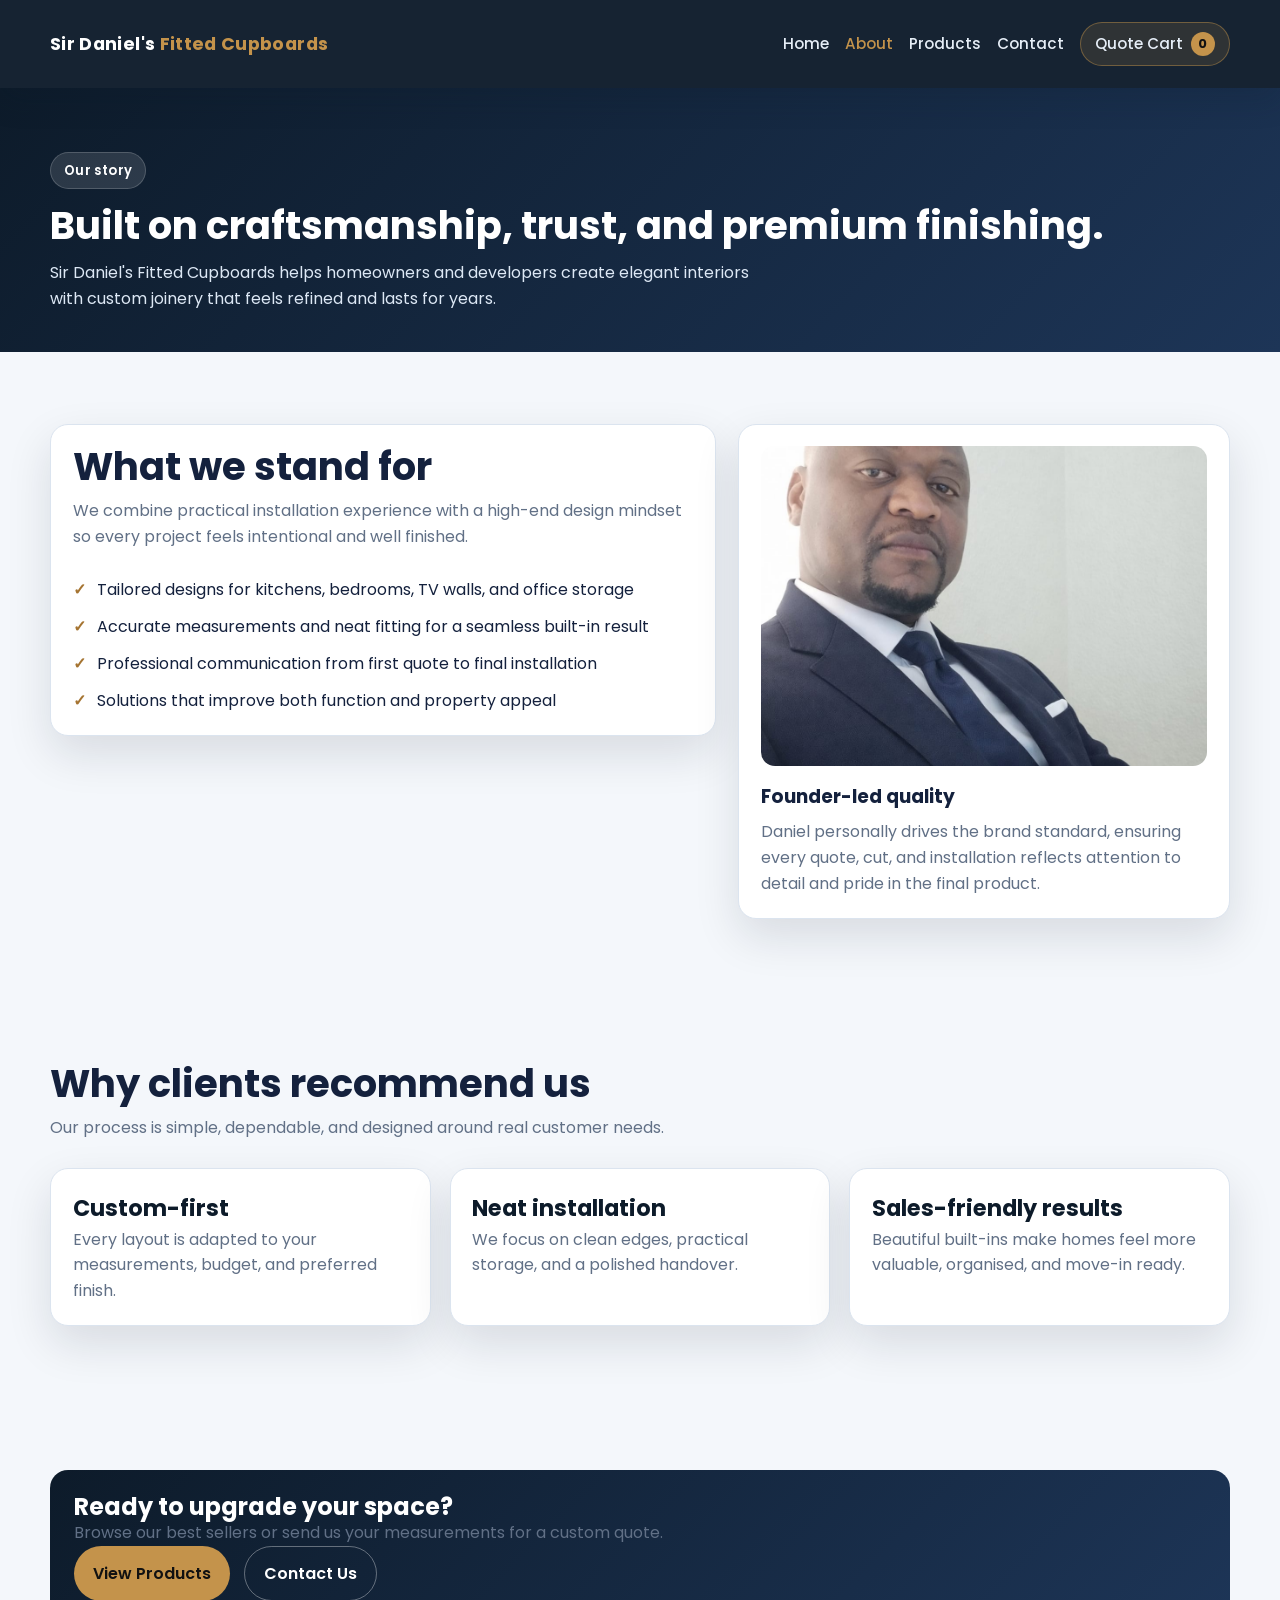
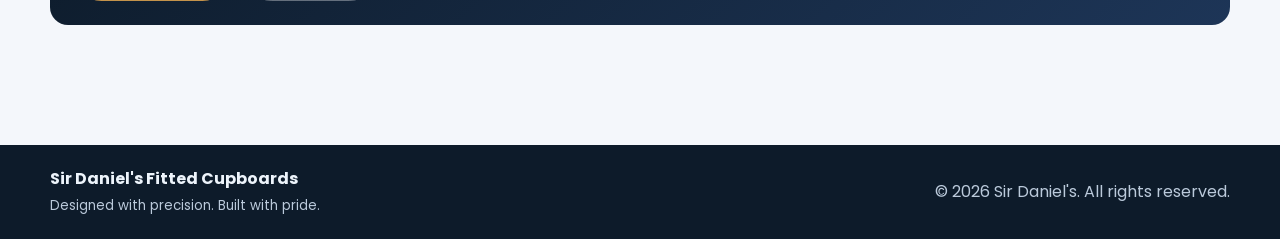
<file: sir-daniel/about.html>
<!DOCTYPE html>
<html lang="en">
<head>
  <meta charset="UTF-8">
  <meta name="viewport" content="width=device-width, initial-scale=1.0">
  <title>About | Sir Daniel's Fitted Cupboards</title>
  <link rel="preconnect" href="https://fonts.googleapis.com">
  <link rel="preconnect" href="https://fonts.gstatic.com" crossorigin>
  <link href="https://fonts.googleapis.com/css2?family=Poppins:wght@300;400;500;600;700&display=swap" rel="stylesheet">
  <link rel="stylesheet" href="../css/styles.css">
</head>
<body>
  <header class="site-header">
    <div class="container nav-inner">
      <a class="brand" href="index.html">Sir Daniel's <span>Fitted Cupboards</span></a>
      <nav class="nav-links">
        <a href="index.html">Home</a>
        <a href="about.html" class="active">About</a>
        <a href="products.html">Products</a>
        <a href="contact.html">Contact</a>
        <a href="cart.html" class="cart-pill">Quote Cart <span id="cart-count">0</span></a>
      </nav>
    </div>
  </header>

  <section class="page-hero">
    <div class="container">
      <span class="eyebrow">Our story</span>
      <h1>Built on craftsmanship, trust, and premium finishing.</h1>
      <p>Sir Daniel's Fitted Cupboards helps homeowners and developers create elegant interiors with custom joinery that feels refined and lasts for years.</p>
    </div>
  </section>

  <section class="section">
    <div class="container about-layout">
      <div class="feature-panel">
        <div class="section-heading">
          <h2>What we stand for</h2>
          <p>We combine practical installation experience with a high-end design mindset so every project feels intentional and well finished.</p>
        </div>
        <ul class="check-list">
          <li>Tailored designs for kitchens, bedrooms, TV walls, and office storage</li>
          <li>Accurate measurements and neat fitting for a seamless built-in result</li>
          <li>Professional communication from first quote to final installation</li>
          <li>Solutions that improve both function and property appeal</li>
        </ul>
      </div>

      <div class="feature-panel">
        <img src="../images/daniel.jpeg" alt="Sir Daniel founder portrait" style="height: 320px; object-fit: cover; border-radius: 14px; margin-bottom: 1rem;">
        <h3>Founder-led quality</h3>
        <p class="lead">Daniel personally drives the brand standard, ensuring every quote, cut, and installation reflects attention to detail and pride in the final product.</p>
      </div>
    </div>
  </section>

  <section class="section">
    <div class="container">
      <div class="section-heading">
        <h2>Why clients recommend us</h2>
        <p>Our process is simple, dependable, and designed around real customer needs.</p>
      </div>

      <div class="stat-grid">
        <div class="value-card">
          <strong>Custom-first</strong>
          <p>Every layout is adapted to your measurements, budget, and preferred finish.</p>
        </div>
        <div class="value-card">
          <strong>Neat installation</strong>
          <p>We focus on clean edges, practical storage, and a polished handover.</p>
        </div>
        <div class="value-card">
          <strong>Sales-friendly results</strong>
          <p>Beautiful built-ins make homes feel more valuable, organised, and move-in ready.</p>
        </div>
      </div>
    </div>
  </section>

  <section class="section">
    <div class="container cta-banner">
      <h2>Ready to upgrade your space?</h2>
      <p class="lead">Browse our best sellers or send us your measurements for a custom quote.</p>
      <div class="hero-actions">
        <a href="products.html" class="btn btn-primary">View Products</a>
        <a href="contact.html" class="btn btn-secondary">Contact Us</a>
      </div>
    </div>
  </section>

  <footer class="site-footer">
    <div class="container footer-inner">
      <div>
        <strong>Sir Daniel's Fitted Cupboards</strong><br>
        <small>Designed with precision. Built with pride.</small>
      </div>
      <p>© 2026 Sir Daniel's. All rights reserved.</p>
    </div>
  </footer>

  <script src="../js/cart.js"></script>
</body>
</html>
</file>
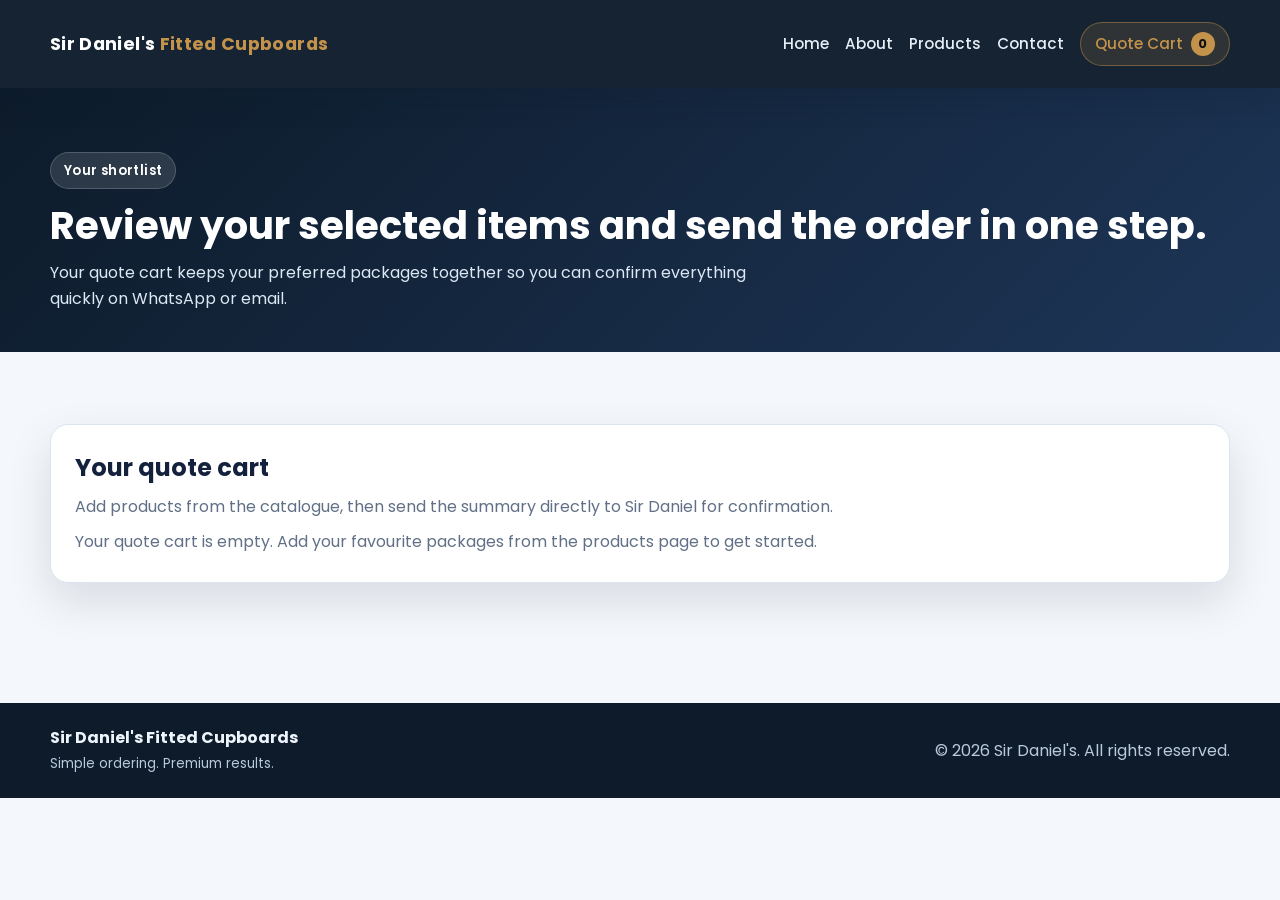
<file: sir-daniel/cart.html>
<!DOCTYPE html>
<html lang="en">
<head>
  <meta charset="UTF-8">
  <meta name="viewport" content="width=device-width, initial-scale=1.0">
  <title>Quote Cart | Sir Daniel's Fitted Cupboards</title>
  <link rel="preconnect" href="https://fonts.googleapis.com">
  <link rel="preconnect" href="https://fonts.gstatic.com" crossorigin>
  <link href="https://fonts.googleapis.com/css2?family=Poppins:wght@300;400;500;600;700&display=swap" rel="stylesheet">
  <link rel="stylesheet" href="../css/styles.css">
</head>
<body>
  <header class="site-header">
    <div class="container nav-inner">
      <a class="brand" href="index.html">Sir Daniel's <span>Fitted Cupboards</span></a>
      <nav class="nav-links">
        <a href="index.html">Home</a>
        <a href="about.html">About</a>
        <a href="products.html">Products</a>
        <a href="contact.html">Contact</a>
        <a href="cart.html" class="cart-pill active">Quote Cart <span id="cart-count">0</span></a>
      </nav>
    </div>
  </header>

  <section class="page-hero">
    <div class="container">
      <span class="eyebrow">Your shortlist</span>
      <h1>Review your selected items and send the order in one step.</h1>
      <p>Your quote cart keeps your preferred packages together so you can confirm everything quickly on WhatsApp or email.</p>
    </div>
  </section>

  <section class="section">
    <div class="container">
      <div class="cart-panel">
        <h2>Your quote cart</h2>
        <p class="lead">Add products from the catalogue, then send the summary directly to Sir Daniel for confirmation.</p>
        <div id="cart-items"></div>
      </div>
    </div>
  </section>

  <footer class="site-footer">
    <div class="container footer-inner">
      <div>
        <strong>Sir Daniel's Fitted Cupboards</strong><br>
        <small>Simple ordering. Premium results.</small>
      </div>
      <p>© 2026 Sir Daniel's. All rights reserved.</p>
    </div>
  </footer>

  <script src="../js/cart.js"></script>
</body>
</html>
</file>
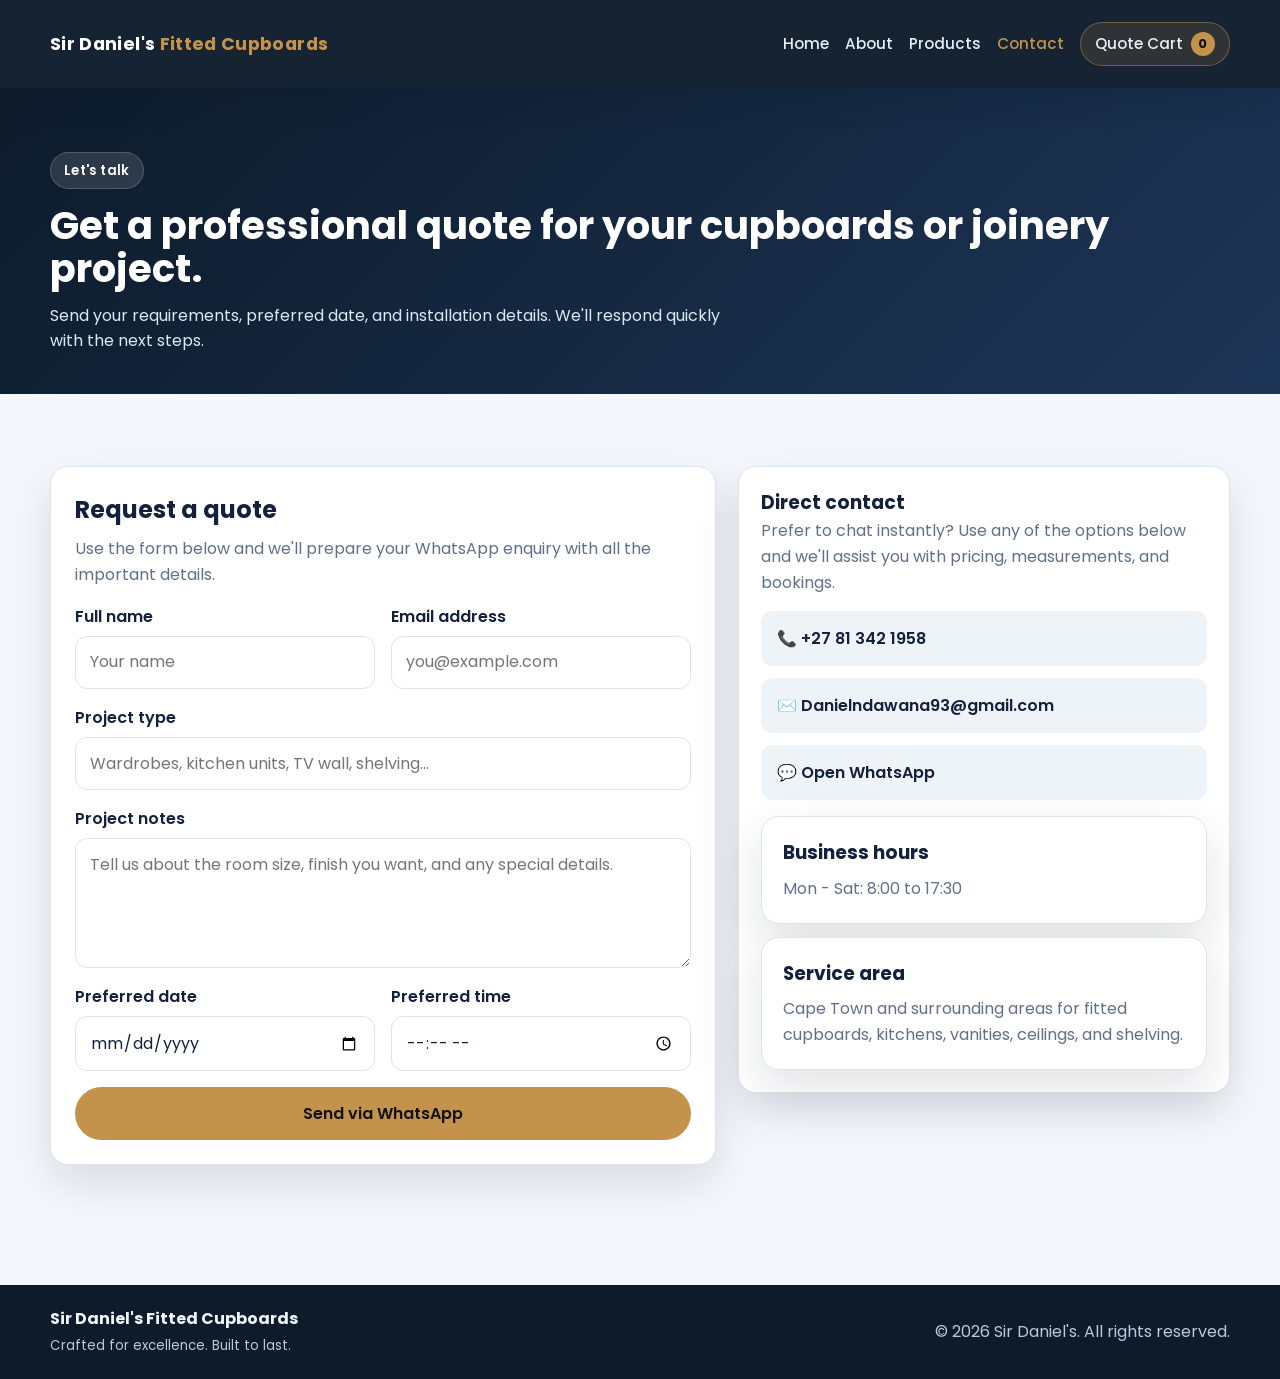
<file: sir-daniel/contact.html>
<!DOCTYPE html>
<html lang="en">
<head>
  <meta charset="UTF-8">
  <meta name="viewport" content="width=device-width, initial-scale=1.0">
  <title>Contact | Sir Daniel's Fitted Cupboards</title>
  <link rel="preconnect" href="https://fonts.googleapis.com">
  <link rel="preconnect" href="https://fonts.gstatic.com" crossorigin>
  <link href="https://fonts.googleapis.com/css2?family=Poppins:wght@300;400;500;600;700&display=swap" rel="stylesheet">
  <link rel="stylesheet" href="../css/styles.css">
</head>
<body>
  <header class="site-header">
    <div class="container nav-inner">
      <a class="brand" href="index.html">Sir Daniel's <span>Fitted Cupboards</span></a>
      <nav class="nav-links">
        <a href="index.html">Home</a>
        <a href="about.html">About</a>
        <a href="products.html">Products</a>
        <a href="contact.html" class="active">Contact</a>
        <a href="cart.html" class="cart-pill">Quote Cart <span id="cart-count">0</span></a>
      </nav>
    </div>
  </header>

  <section class="page-hero">
    <div class="container">
      <span class="eyebrow">Let's talk</span>
      <h1>Get a professional quote for your cupboards or joinery project.</h1>
      <p>Send your requirements, preferred date, and installation details. We'll respond quickly with the next steps.</p>
    </div>
  </section>

  <section class="section">
    <div class="container contact-layout">
      <div class="contact-card">
        <h2>Request a quote</h2>
        <p class="lead">Use the form below and we'll prepare your WhatsApp enquiry with all the important details.</p>

        <form id="contact-form" class="form-grid">
          <div class="form-group">
            <label for="name">Full name</label>
            <input type="text" id="name" placeholder="Your name">
          </div>

          <div class="form-group">
            <label for="email">Email address</label>
            <input type="email" id="email" placeholder="you@example.com">
          </div>

          <div class="form-group full">
            <label for="subject">Project type</label>
            <input type="text" id="subject" placeholder="Wardrobes, kitchen units, TV wall, shelving...">
          </div>

          <div class="form-group full">
            <label for="message">Project notes</label>
            <textarea id="message" placeholder="Tell us about the room size, finish you want, and any special details."></textarea>
          </div>

          <div class="form-group">
            <label for="date">Preferred date</label>
            <input type="date" id="date">
          </div>

          <div class="form-group">
            <label for="time">Preferred time</label>
            <input type="time" id="time">
          </div>

          <div class="form-group full">
            <button type="button" class="btn btn-primary" onclick="sendMessage()">Send via WhatsApp</button>
            <p id="contact-response" class="message" aria-live="polite"></p>
          </div>
        </form>
      </div>

      <aside class="contact-side-card">
        <h3>Direct contact</h3>
        <p>Prefer to chat instantly? Use any of the options below and we'll assist you with pricing, measurements, and bookings.</p>

        <div class="quick-links">
          <a class="contact-link" href="tel:+27813421958">📞 +27 81 342 1958</a>
          <a class="contact-link" href="mailto:Danielndawana93@gmail.com">✉️ Danielndawana93@gmail.com</a>
          <a class="contact-link" href="https://wa.me/27813421958" target="_blank" rel="noopener noreferrer">💬 Open WhatsApp</a>
        </div>

        <div class="quick-links">
          <div class="value-card">
            <h3>Business hours</h3>
            <p>Mon - Sat: 8:00 to 17:30</p>
          </div>
          <div class="value-card">
            <h3>Service area</h3>
            <p>Cape Town and surrounding areas for fitted cupboards, kitchens, vanities, ceilings, and shelving.</p>
          </div>
        </div>
      </aside>
    </div>
  </section>

  <footer class="site-footer">
    <div class="container footer-inner">
      <div>
        <strong>Sir Daniel's Fitted Cupboards</strong><br>
        <small>Crafted for excellence. Built to last.</small>
      </div>
      <p>© 2026 Sir Daniel's. All rights reserved.</p>
    </div>
  </footer>

  <script src="../js/contact.js"></script>
  <script src="../js/cart.js"></script>
</body>
</html>
</file>
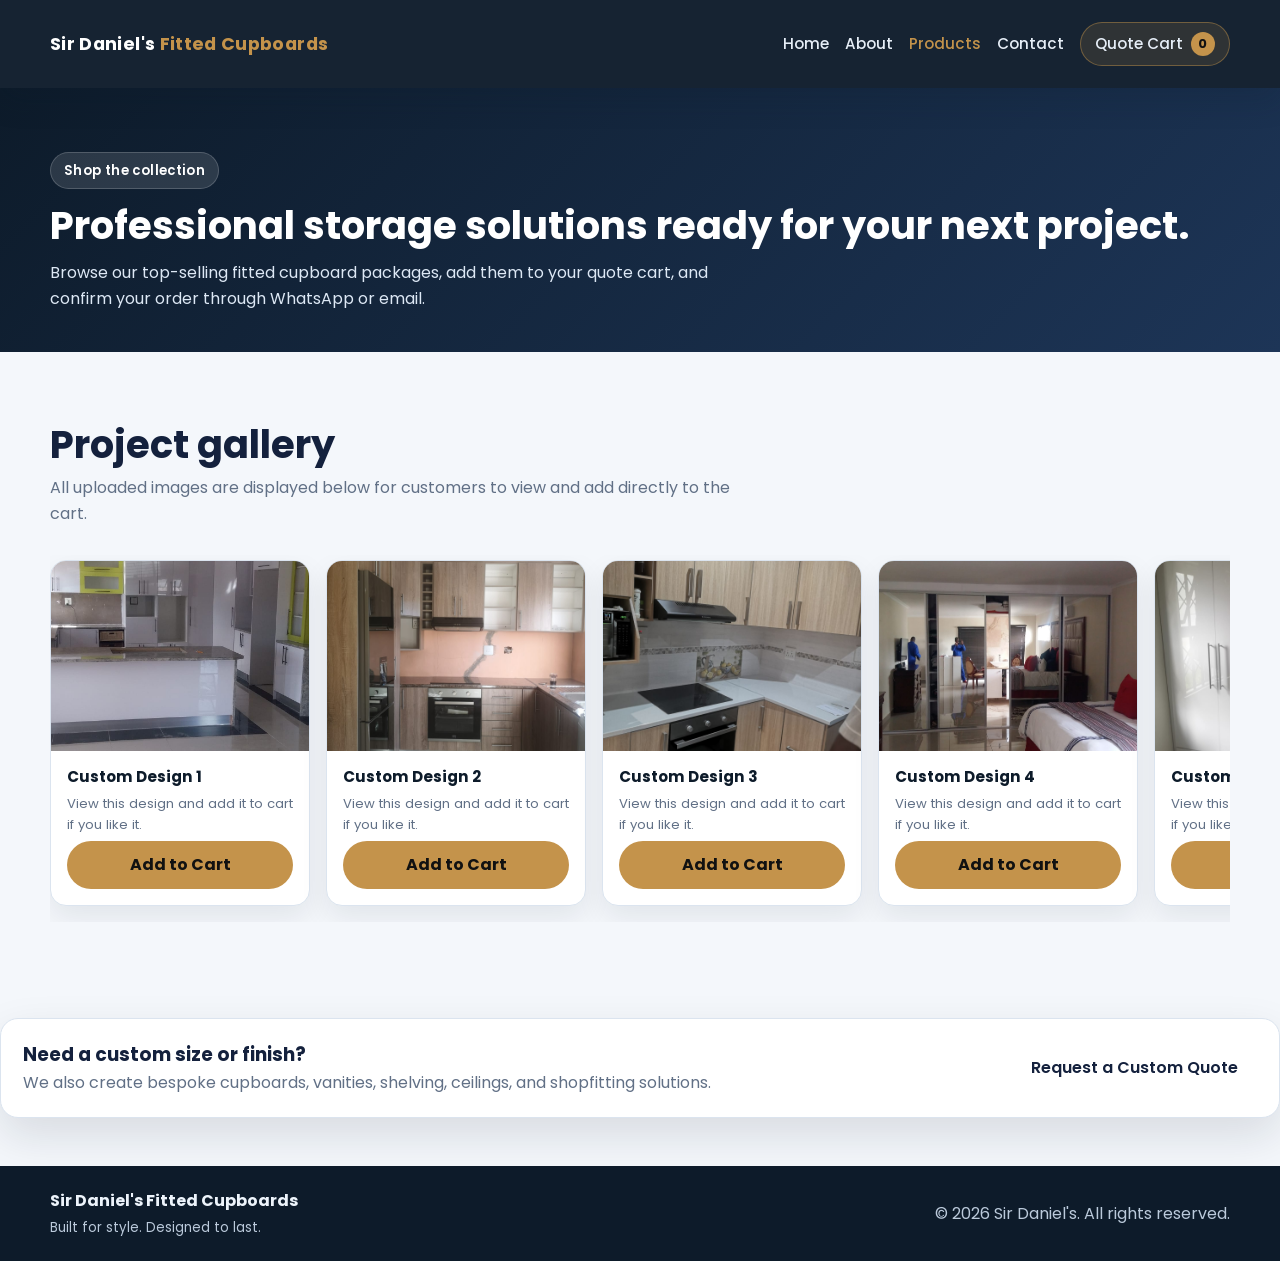
<file: sir-daniel/products.html>
<!DOCTYPE html>
<html lang="en">
<head>
  <meta charset="UTF-8">
  <meta name="viewport" content="width=device-width, initial-scale=1.0">
  <title>Products | Sir Daniel's Fitted Cupboards</title>
  <link rel="preconnect" href="https://fonts.googleapis.com">
  <link rel="preconnect" href="https://fonts.gstatic.com" crossorigin>
  <link href="https://fonts.googleapis.com/css2?family=Poppins:wght@300;400;500;600;700&display=swap" rel="stylesheet">
  <link rel="stylesheet" href="../css/styles.css">
</head>
<body>
  <header class="site-header">
    <div class="container nav-inner">
      <a class="brand" href="index.html">Sir Daniel's <span>Fitted Cupboards</span></a>
      <nav class="nav-links">
        <a href="index.html">Home</a>
        <a href="about.html">About</a>
        <a href="products.html" class="active">Products</a>
        <a href="contact.html">Contact</a>
        <a href="cart.html" class="cart-pill">Quote Cart <span id="cart-count">0</span></a>
      </nav>
    </div>
  </header>

  <section class="page-hero">
    <div class="container">
      <span class="eyebrow">Shop the collection</span>
      <h1>Professional storage solutions ready for your next project.</h1>
      <p>Browse our top-selling fitted cupboard packages, add them to your quote cart, and confirm your order through WhatsApp or email.</p>
    </div>
  </section>

  <section class="section">
    <div class="container">
      <div class="section-heading">
        <h2>Project gallery</h2>
        <p>All uploaded images are displayed below for customers to view and add directly to the cart.</p>
      </div>

      <div id="folder-gallery" class="horizontal-gallery" aria-label="Project image gallery"></div>
    </div>
  </section>

  

      

      
      <div class="quote-banner">
        <div>
          <h3>Need a custom size or finish?</h3>
          <p class="lead">We also create bespoke cupboards, vanities, shelving, ceilings, and shopfitting solutions.</p>
        </div>
        <a href="contact.html" class="btn btn-dark">Request a Custom Quote</a>
      </div>
    </div>
  </section>

  <footer class="site-footer">
    <div class="container footer-inner">
      <div>
        <strong>Sir Daniel's Fitted Cupboards</strong><br>
        <small>Built for style. Designed to last.</small>
      </div>
      <p>© 2026 Sir Daniel's. All rights reserved.</p>
    </div>
  </footer>

  <script src="../js/products.js"></script>
  <script src="../js/cart.js"></script>
</body>
</html>
</file>
<file: css/styles.css>
:root {
  --dark: #0d1b2a;
  --dark-soft: #1d3557;
  --gold: #c4934b;
  --gold-deep: #a57431;
  --text: #14213d;
  --muted: #617086;
  --bg: #f4f7fb;
  --surface: #ffffff;
  --surface-alt: #eef3f8;
  --border: #dbe4ef;
  --success-bg: #e9f9ef;
  --success-text: #16643d;
  --error-bg: #fff1f1;
  --error-text: #ae3c3c;
  --shadow: 0 18px 45px rgba(13, 27, 42, 0.12);
  --radius: 18px;
  --container: 1180px;
}

*,
*::before,
*::after {
  box-sizing: border-box;
  margin: 0;
  padding: 0;
}

html {
  scroll-behavior: smooth;
}

body {
  font-family: 'Poppins', 'Segoe UI', sans-serif;
  background: var(--bg);
  color: var(--text);
  line-height: 1.6;
  overflow-x: hidden;
  padding-top: 88px;
}

img {
  display: block;
  width: 100%;
}

a {
  color: inherit;
  text-decoration: none;
}

button,
input,
textarea,
select {
  font: inherit;
}

.container {
  width: min(var(--container), calc(100% - 2rem));
  margin: 0 auto;
}

.site-header {
  position: fixed;
  top: 0;
  left: 0;
  width: 100%;
  z-index: 1000;
  background: rgba(13, 27, 42, 0.96);
  box-shadow: 0 12px 30px rgba(13, 27, 42, 0.18);
  backdrop-filter: blur(10px);
}

.nav-inner {
  display: flex;
  justify-content: space-between;
  align-items: center;
  gap: 1rem;
  min-height: 88px;
  flex-wrap: wrap;
}

.brand {
  color: #fff;
  font-size: 1.1rem;
  font-weight: 700;
  letter-spacing: 0.02em;
}

.brand span {
  color: var(--gold);
}

.nav-links {
  display: flex;
  align-items: center;
  gap: 1rem;
  flex-wrap: wrap;
}

.nav-links a {
  color: #e6eef7;
  font-size: 0.95rem;
  font-weight: 500;
  transition: color 0.2s ease, transform 0.2s ease;
}

.nav-links a:hover,
.nav-links a.active {
  color: var(--gold);
}

.cart-pill {
  display: inline-flex;
  align-items: center;
  gap: 0.45rem;
  padding: 0.55rem 0.9rem;
  border-radius: 999px;
  border: 1px solid rgba(196, 147, 75, 0.45);
  background: rgba(196, 147, 75, 0.14);
}

.cart-pill span {
  min-width: 24px;
  padding: 0.12rem 0.4rem;
  border-radius: 999px;
  background: var(--gold);
  color: #111;
  font-size: 0.8rem;
  font-weight: 700;
  text-align: center;
}

.hero {
  position: relative;
  min-height: 78vh;
  display: grid;
  align-items: center;
  background: var(--dark);
  overflow: hidden;
}

.hero-slides,
.slide {
  position: absolute;
  inset: 0;
}

.slide {
  opacity: 0;
  transition: opacity 0.8s ease-in-out;
}

.slide.active {
  opacity: 1;
}

.slide img {
  height: 100%;
  object-fit: cover;
  filter: brightness(0.45);
}

.hero-overlay {
  position: absolute;
  inset: 0;
  background: linear-gradient(90deg, rgba(13, 27, 42, 0.84), rgba(13, 27, 42, 0.35));
}

.hero-content {
  position: relative;
  z-index: 2;
  max-width: 720px;
  padding: 5rem 0;
  color: #fff;
}

.eyebrow {
  display: inline-flex;
  align-items: center;
  gap: 0.35rem;
  padding: 0.45rem 0.8rem;
  border-radius: 999px;
  background: rgba(255, 255, 255, 0.12);
  border: 1px solid rgba(255, 255, 255, 0.18);
  font-size: 0.82rem;
  font-weight: 600;
  letter-spacing: 0.03em;
  margin-bottom: 1rem;
}

.hero-content h1,
.page-hero h1,
.section-heading h2,
.cta-banner h2 {
  line-height: 1.1;
}

.hero-content h1 {
  font-size: clamp(2.3rem, 4vw, 3.8rem);
  margin-bottom: 0.9rem;
}

.hero-content p {
  max-width: 650px;
  color: #deebf8;
  margin-bottom: 1.5rem;
}

.hero-actions,
.cart-actions {
  display: flex;
  flex-wrap: wrap;
  gap: 0.85rem;
}

.btn,
.action-link,
.filter-btn,
.remove-btn {
  transition: all 0.2s ease;
}

.btn {
  display: inline-flex;
  align-items: center;
  justify-content: center;
  border: none;
  border-radius: 999px;
  padding: 0.85rem 1.2rem;
  font-weight: 600;
  cursor: pointer;
}

.btn-primary {
  background: var(--gold);
  color: #111;
}

.btn-primary:hover {
  background: #d7a867;
  transform: translateY(-1px);
}

.btn-secondary {
  background: transparent;
  color: #fff;
  border: 1px solid rgba(255, 255, 255, 0.35);
}

.btn-secondary:hover {
  background: rgba(255, 255, 255, 0.1);
}

.btn-outline {
  background: transparent;
  color: var(--text);
  border: 1px solid var(--border);
}

.btn-outline:hover {
  background: var(--surface-alt);
}

.button-group {
  display: flex;
  gap: 0.8rem;
  flex-wrap: wrap;
}

@media (max-width: 480px) {
  .button-group {
    flex-direction: column;
  }
  .button-group .btn {
    width: 100%;
  }
}

.metric-row {
  display: grid;
  grid-template-columns: repeat(3, minmax(0, 1fr));
  gap: 1rem;
  margin-top: 1.6rem;
}

.metric-card {
  padding: 1rem;
  border-radius: 16px;
  background: rgba(255, 255, 255, 0.12);
  border: 1px solid rgba(255, 255, 255, 0.12);
  backdrop-filter: blur(8px);
}

.metric-card strong {
  display: block;
  font-size: 1.35rem;
  color: #fff;
}

.metric-card span {
  color: #d8e6f4;
  font-size: 0.9rem;
}

.section {
  padding: 4.5rem 0;
}

.section-heading {
  max-width: 720px;
  margin-bottom: 1.75rem;
}

.section-heading h2 {
  font-size: clamp(1.9rem, 3vw, 2.5rem);
  margin-bottom: 0.6rem;
}

.section-heading p,
.lead,
.info-card p,
.value-card p,
.contact-side-card p,
.cart-item p,
.page-hero p {
  color: var(--muted);
}

.page-hero {
  background: linear-gradient(135deg, var(--dark), var(--dark-soft));
  color: #fff;
  padding: 4rem 0 2.5rem;
}

.page-hero h1 {
  font-size: clamp(2rem, 3vw, 3.1rem);
  margin-bottom: 0.8rem;
}

.page-hero p {
  max-width: 700px;
  color: #dde8f5;
}

.card-grid,
.value-grid,
.product-grid,
.highlights-grid,
.stat-grid {
  display: grid;
  grid-template-columns: repeat(auto-fit, minmax(220px, 1fr));
  gap: 1.2rem;
}

.info-card,
.value-card,
.contact-card,
.contact-side-card,
.cart-panel,
.quote-banner,
.feature-panel {
  background: var(--surface);
  border: 1px solid var(--border);
  border-radius: var(--radius);
  box-shadow: var(--shadow);
}

.info-card,
.value-card,
.contact-side-card,
.feature-panel,
.quote-banner {
  padding: 1.35rem;
}

.info-card img {
  height: 210px;
  object-fit: cover;
  border-radius: 14px;
  margin-bottom: 1rem;
}

.badge {
  display: inline-block;
  margin-bottom: 0.75rem;
  padding: 0.3rem 0.65rem;
  border-radius: 999px;
  background: #fff5e7;
  color: var(--gold-deep);
  font-size: 0.78rem;
  font-weight: 700;
}

.info-card h3,
.value-card h3,
.feature-panel h3,
.contact-card h2,
.cart-panel h2 {
  margin-bottom: 0.45rem;
}

.highlights-grid .value-card {
  background: linear-gradient(180deg, #fff, #f7fafc);
}

.split-layout,
.about-layout,
.contact-layout {
  display: grid;
  grid-template-columns: 1.15fr 0.85fr;
  gap: 1.4rem;
  align-items: start;
}

.check-list {
  list-style: none;
  display: grid;
  gap: 0.7rem;
}

.check-list li {
  position: relative;
  padding-left: 1.5rem;
}

.check-list li::before {
  content: '✓';
  position: absolute;
  left: 0;
  color: var(--gold-deep);
  font-weight: 700;
}

.stat-grid {
  margin-top: 1rem;
}

.stat-grid .value-card strong {
  display: block;
  font-size: 1.4rem;
  color: var(--dark);
}

.horizontal-gallery {
  display: flex;
  gap: 1rem;
  overflow-x: auto;
  padding: 0.35rem 0 1rem;
  scroll-snap-type: x proximity;
}

.horizontal-gallery::-webkit-scrollbar {
  height: 10px;
}

.horizontal-gallery::-webkit-scrollbar-thumb {
  background: rgba(29, 53, 87, 0.35);
  border-radius: 999px;
}

.gallery-item {
  flex: 0 0 260px;
  background: var(--surface);
  border: 1px solid var(--border);
  border-radius: 16px;
  overflow: hidden;
  box-shadow: 0 12px 28px rgba(13, 27, 42, 0.08);
  scroll-snap-align: start;
}

.gallery-item img {
  height: 190px;
  object-fit: cover;
}

.gallery-caption {
  display: grid;
  gap: 0.25rem;
  padding: 0.85rem 1rem 0.35rem;
  color: var(--dark);
}

.gallery-caption strong {
  font-size: 0.95rem;
}

.gallery-caption span {
  font-size: 0.82rem;
  color: var(--muted);
}

.gallery-add-btn {
  width: calc(100% - 2rem);
  margin: 0 1rem 1rem;
  border: none;
  border-radius: 999px;
  padding: 0.7rem 0.9rem;
  background: var(--gold);
  color: #111;
  font-weight: 700;
  cursor: pointer;
}

.gallery-add-btn.selected {
  background: #1f8f5f;
  color: #fff;
}

.filter-bar {
  display: flex;
  flex-wrap: wrap;
  gap: 0.75rem;
  margin-bottom: 1.5rem;
}

.filter-btn {
  border: 1px solid var(--border);
  background: var(--surface);
  color: var(--text);
  border-radius: 999px;
  padding: 0.65rem 1rem;
  cursor: pointer;
  font-weight: 600;
}

.filter-btn:hover,
.filter-btn.active {
  background: var(--dark);
  color: #fff;
  border-color: var(--dark);
}

.product-card {
  background: var(--surface);
  border: 1px solid var(--border);
  border-radius: var(--radius);
  overflow: hidden;
  box-shadow: 0 14px 34px rgba(13, 27, 42, 0.08);
}

.product-card img {
  height: 220px;
  object-fit: cover;
}

.product-body {
  padding: 1rem;
}

.product-meta {
  display: flex;
  justify-content: space-between;
  gap: 0.5rem;
  align-items: center;
  margin-bottom: 0.5rem;
}

.product-meta span {
  background: var(--surface-alt);
  color: var(--dark-soft);
  font-size: 0.78rem;
  padding: 0.25rem 0.55rem;
  border-radius: 999px;
}

.product-card h3 {
  font-size: 1.05rem;
}

.product-note {
  margin: 0.8rem 0;
  color: var(--gold-deep);
  font-size: 0.9rem;
  font-weight: 600;
}

.product-actions {
  display: flex;
  gap: 0.75rem;
}

.product-actions button {
  flex: 1;
  border: none;
  border-radius: 999px;
  padding: 0.75rem 0.95rem;
  cursor: pointer;
  font-weight: 600;
}

.product-actions button:first-child {
  background: var(--gold);
  color: #111;
}

.product-actions button:last-child {
  background: var(--dark);
  color: #fff;
}

.product-actions button.selected {
  background: #1f8f5f;
  color: #fff;
}

.quote-banner {
  margin-top: 1.5rem;
  display: flex;
  justify-content: space-between;
  align-items: center;
  gap: 1rem;
  flex-wrap: wrap;
}

.contact-card,
.cart-panel {
  padding: 1.5rem;
}

.form-grid {
  display: grid;
  grid-template-columns: repeat(2, minmax(0, 1fr));
  gap: 1rem;
  margin-top: 1rem;
}

.form-group {
  display: grid;
  gap: 0.4rem;
}

.form-group.full {
  grid-column: 1 / -1;
}

.form-group label {
  font-weight: 600;
}

.form-group input,
.form-group textarea,
.form-group select {
  width: 100%;
  border: 1px solid var(--border);
  border-radius: 12px;
  padding: 0.8rem 0.9rem;
  background: #fff;
  color: var(--text);
}

.form-group textarea {
  min-height: 130px;
  resize: vertical;
}

.quick-links {
  display: grid;
  gap: 0.8rem;
  margin-top: 1rem;
}

.contact-link {
  display: block;
  padding: 0.9rem 1rem;
  border-radius: 12px;
  background: var(--surface-alt);
  font-weight: 600;
}

.message {
  display: none;
  margin-top: 0.9rem;
  padding: 0.8rem 0.9rem;
  border-radius: 12px;
}

.message.success,
.message.error {
  display: block;
}

.message.success {
  background: var(--success-bg);
  color: var(--success-text);
}

.message.error {
  background: var(--error-bg);
  color: var(--error-text);
}

.cart-item {
  display: flex;
  justify-content: space-between;
  gap: 1rem;
  align-items: flex-start;
  padding: 1rem 0;
  border-bottom: 1px solid var(--border);
}

.cart-item:last-of-type {
  border-bottom: 0;
}

.item-copy h4 {
  margin-bottom: 0.2rem;
}

.remove-btn {
  border: 1px solid rgba(174, 60, 60, 0.3);
  background: transparent;
  color: var(--error-text);
  border-radius: 999px;
  padding: 0.45rem 0.8rem;
  cursor: pointer;
}

.remove-btn:hover {
  background: #fff5f5;
}

.cart-summary {
  background: var(--surface-alt);
  border-radius: 14px;
  padding: 1rem;
  margin-top: 1rem;
}

.action-link {
  display: inline-flex;
  align-items: center;
  justify-content: center;
  border-radius: 999px;
  padding: 0.8rem 1.1rem;
  font-weight: 700;
}

.action-link.whatsapp {
  background: #25d366;
  color: #0d3a1d;
}

.action-link.email {
  background: var(--dark);
  color: #fff;
}

.empty-state {
  color: var(--muted);
  padding: 0.6rem 0 0.2rem;
}

.cta-banner {
  background: linear-gradient(135deg, var(--dark), var(--dark-soft));
  color: #fff;
  border-radius: var(--radius);
  padding: 1.5rem;
}

.site-footer {
  margin-top: 3rem;
  background: var(--dark);
  color: #edf4fb;
  padding: 1.35rem 0;
}

.footer-inner {
  display: flex;
  align-items: center;
  justify-content: space-between;
  gap: 1rem;
  flex-wrap: wrap;
}

.site-footer small,
.site-footer p {
  color: #bbcadb;
}

@media (max-width: 900px) {
  body {
    padding-top: 104px;
  }

  .metric-row,
  .split-layout,
  .about-layout,
  .contact-layout,
  .form-grid {
    grid-template-columns: 1fr;
  }
}

@media (max-width: 640px) {
  .nav-inner {
    justify-content: center;
    text-align: center;
    padding: 0.6rem 0;
  }

  .nav-links {
    justify-content: center;
  }

  .hero {
    min-height: 85vh;
  }

  .hero-content {
    padding: 4rem 0;
  }

  .quote-banner,
  .hero-actions,
  .cart-actions {
    flex-direction: column;
    align-items: stretch;
  }

  .product-actions {
    flex-direction: column;
  }
}
</file>
